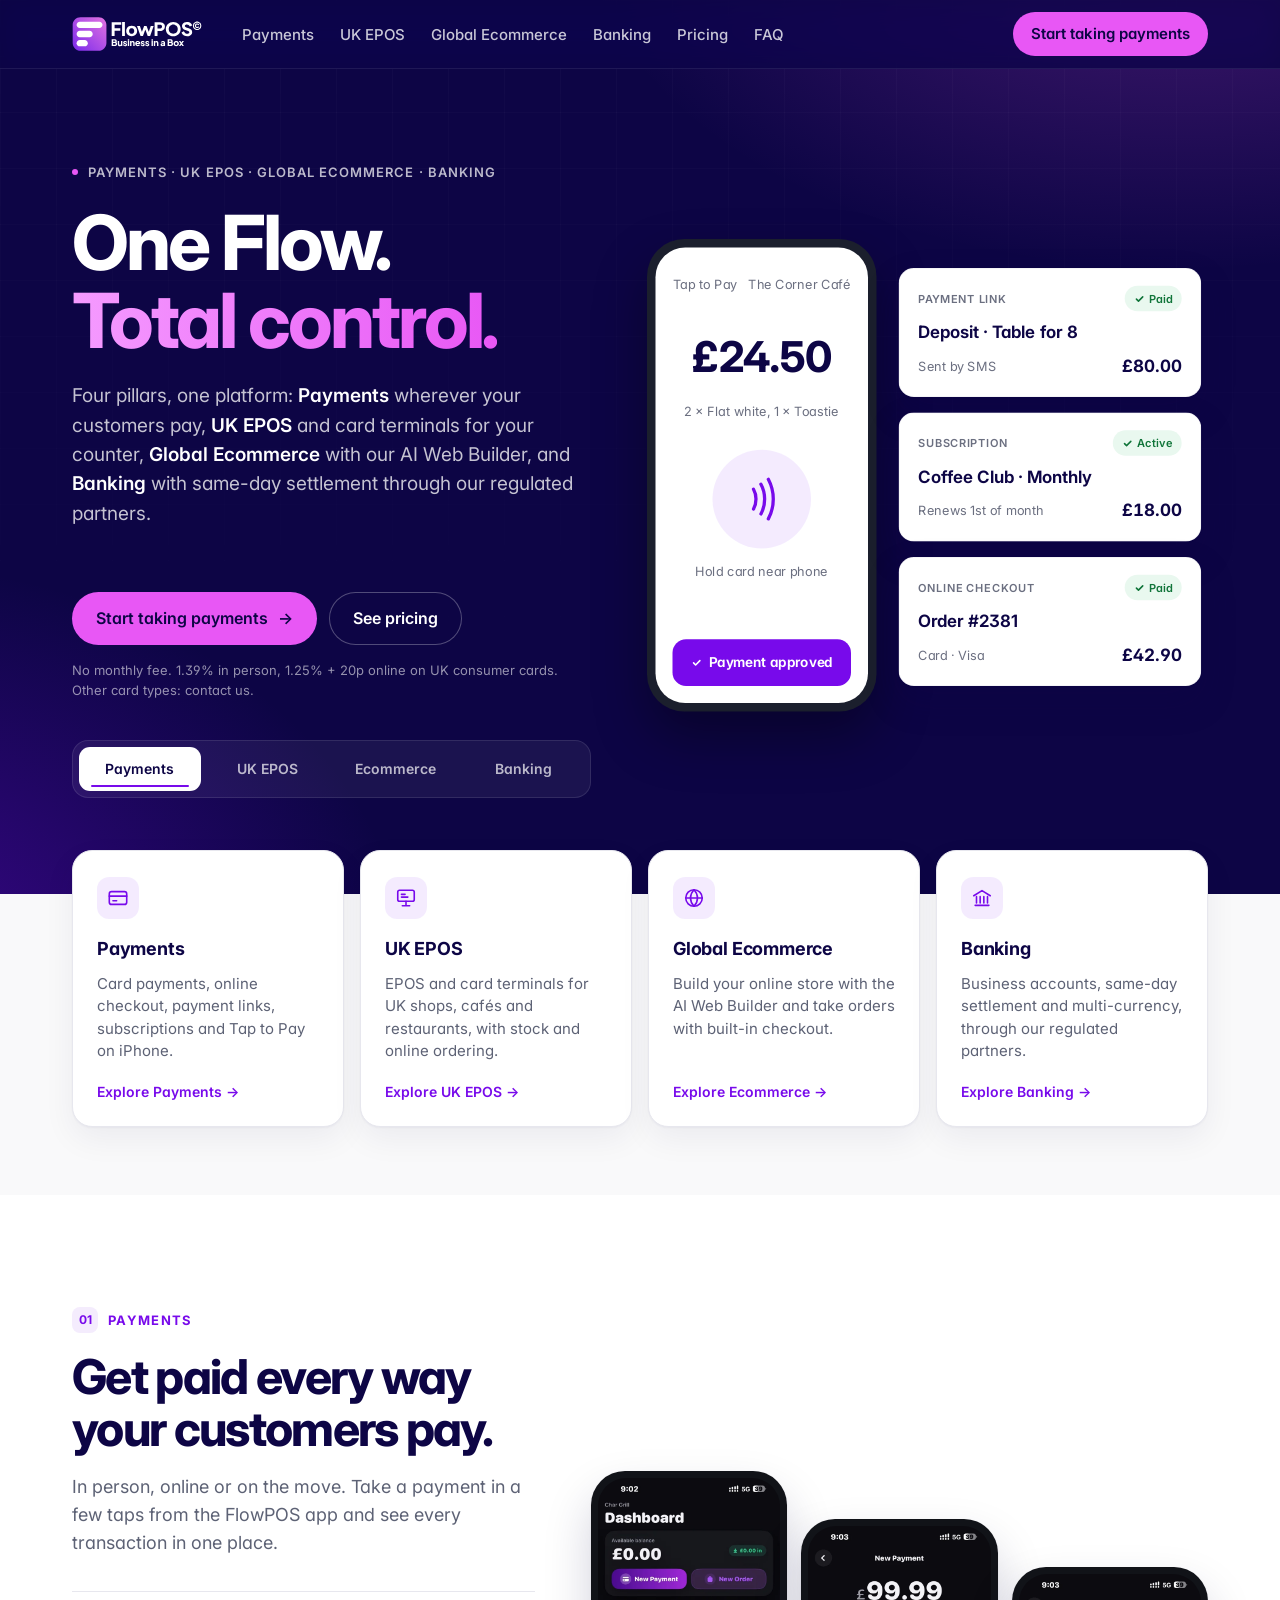
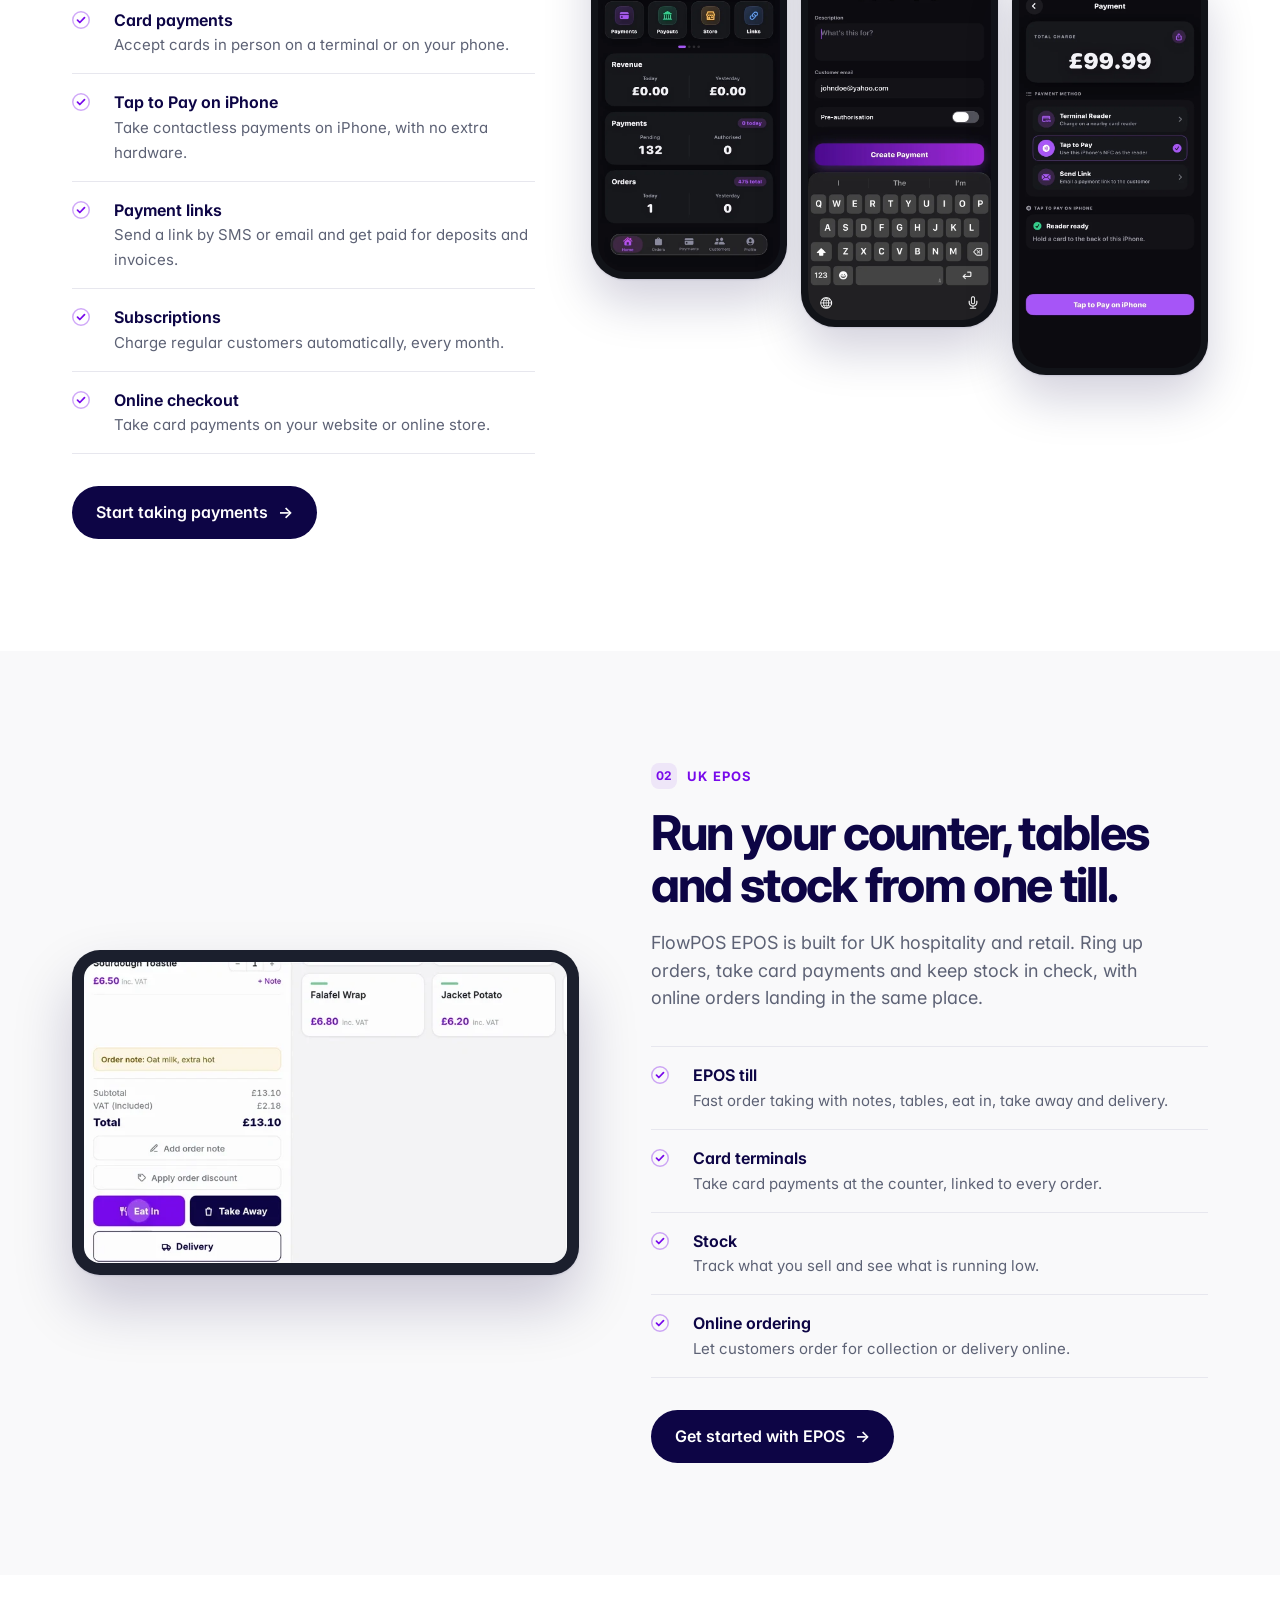
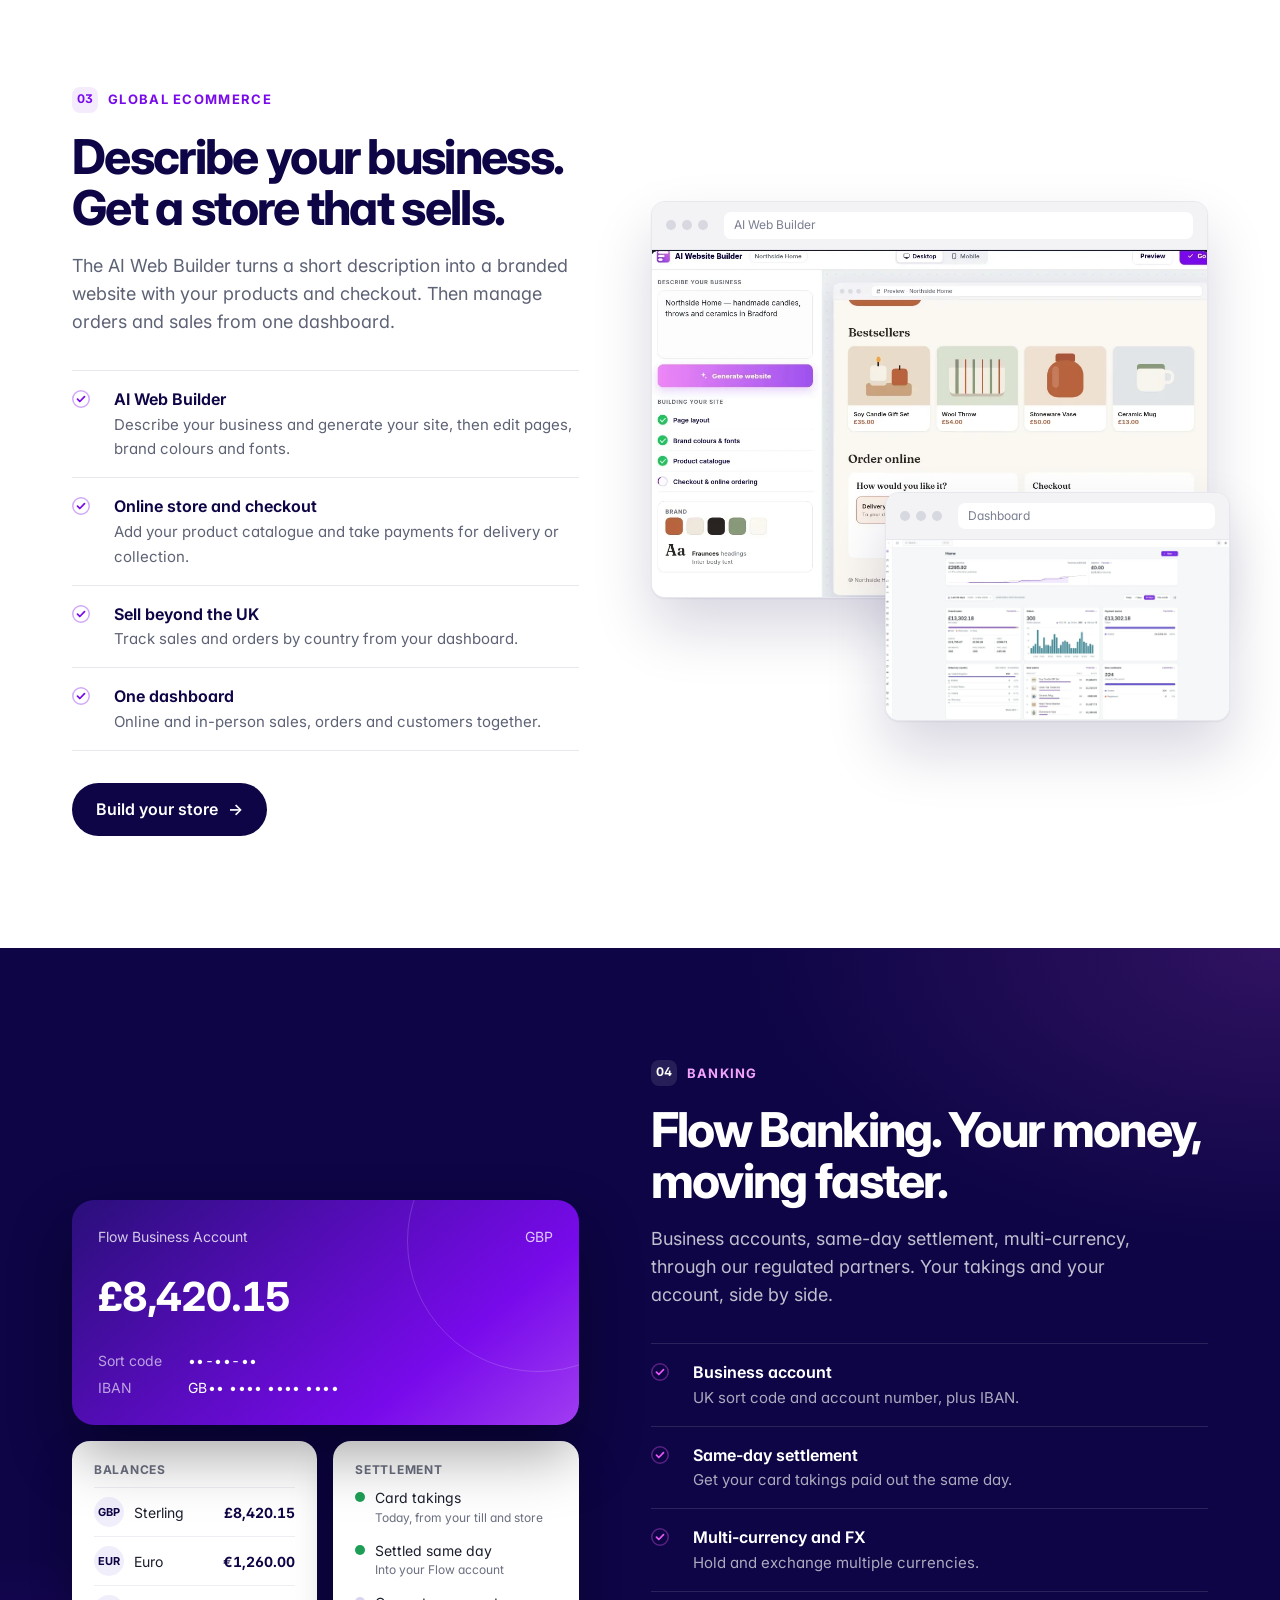
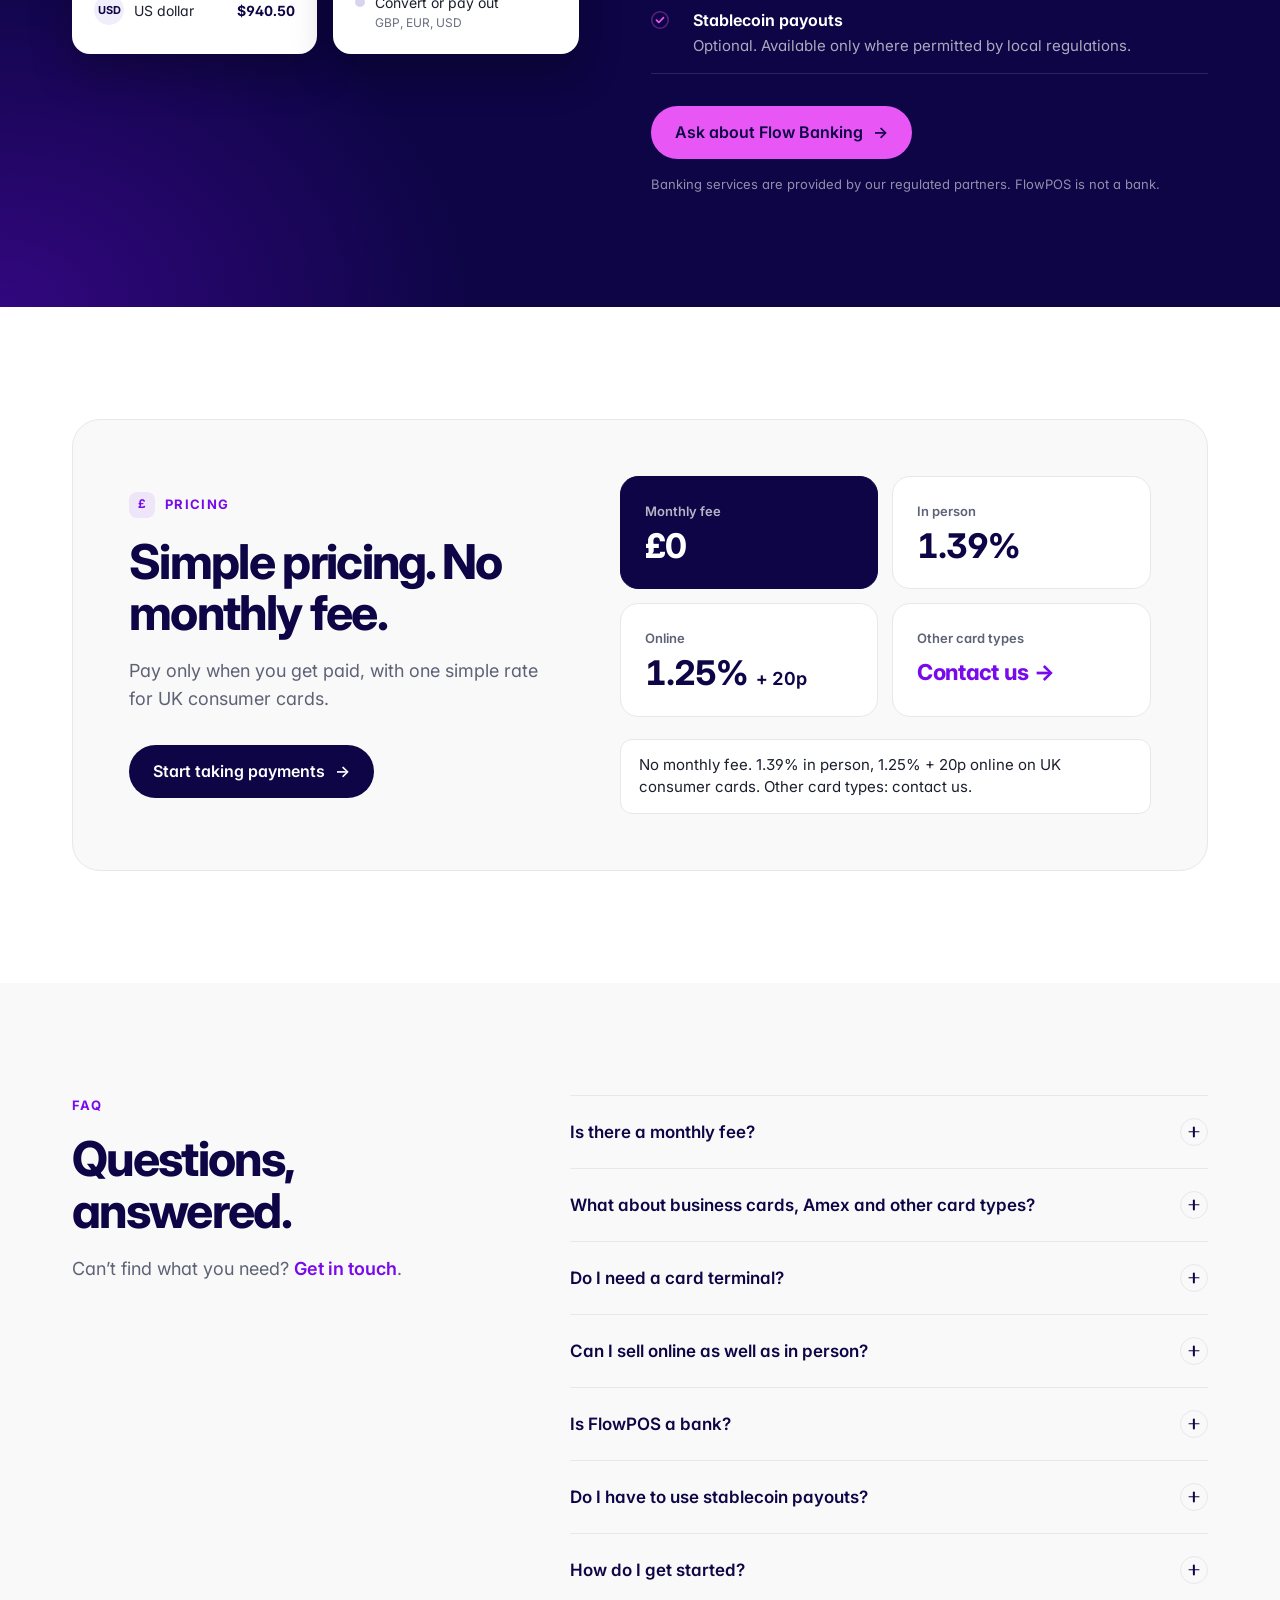
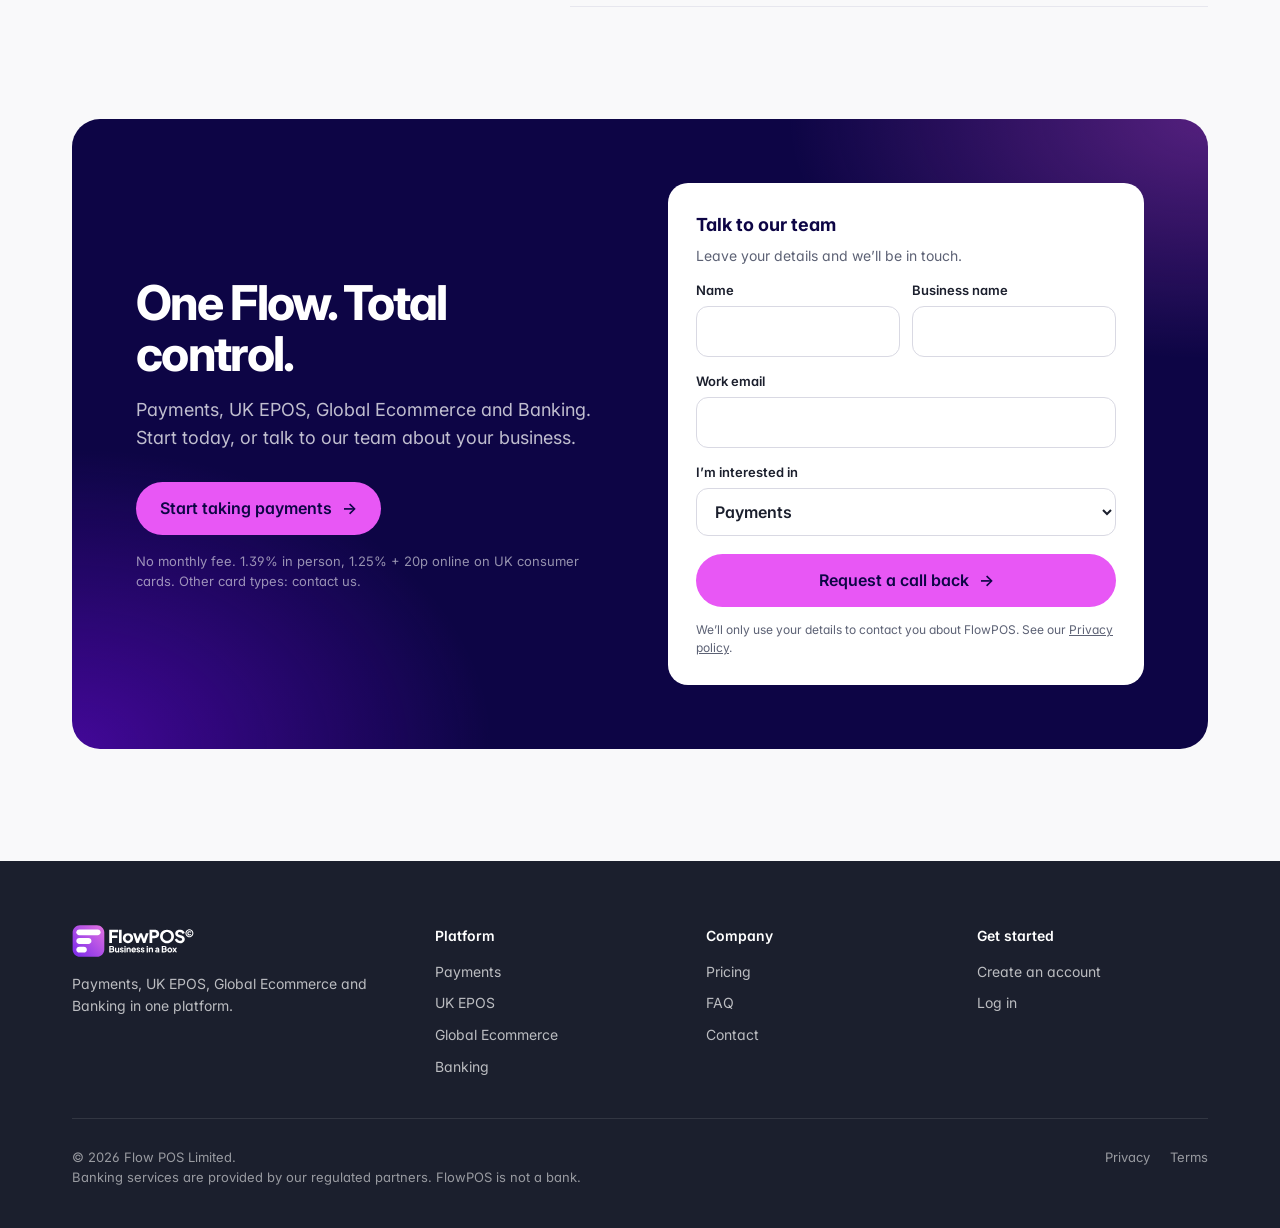
<file: index.html>
<!doctype html>
<html lang="en-GB">
<head>
<meta charset="utf-8">
<meta name="viewport" content="width=device-width,initial-scale=1,viewport-fit=cover">
<title>One Flow. Total control. | FlowPOS</title>
<meta name="description" content="FlowPOS brings payments, UK EPOS, global ecommerce and business banking together in one platform. No monthly fee. 1.39% in person, 1.25% + 20p online on UK consumer cards.">
<meta name="theme-color" content="#0D0545">
<link rel="canonical" href="https://flowpos.co.uk/">
<meta property="og:type" content="website">
<meta property="og:site_name" content="FlowPOS">
<meta property="og:title" content="One Flow. Total control.">
<meta property="og:description" content="Payments, UK EPOS, global ecommerce and banking in one platform. No monthly fee.">
<meta property="og:url" content="https://flowpos.co.uk/">
<!-- TODO: og:image must be an absolute URL once hosted, e.g. https://flowpos.co.uk/assets/img/og-image.png -->
<meta property="og:image" content="assets/img/og-image.png">
<meta property="og:image:width" content="1200"><meta property="og:image:height" content="628">
<meta property="og:image:alt" content="FlowPOS: get paid every way your customers pay">
<meta name="twitter:card" content="summary_large_image">
<meta name="twitter:title" content="One Flow. Total control.">
<meta name="twitter:description" content="Payments, UK EPOS, global ecommerce and banking in one platform. No monthly fee.">
<meta name="twitter:image" content="assets/img/og-image.png">
<link rel="icon" href="assets/img/favicon.svg" type="image/svg+xml">
<link rel="icon" href="assets/img/favicon-32.png" sizes="32x32" type="image/png">
<link rel="apple-touch-icon" href="assets/img/apple-touch-icon.png">
<link rel="stylesheet" href="assets/css/site.css">
<script>document.documentElement.classList.add('js')</script>
</head>
<body>
<a class="sr" href="#main">Skip to content</a>
<header class="nav" id="top"><div class="wrap">
  <a class="logo" href="#top" aria-label="FlowPOS home"><img src="assets/img/flow-logo-white.svg" alt="FlowPOS" width="130" height="34"></a>
  <ul>
    <li><a href="#payments">Payments</a></li><li><a href="#epos">UK EPOS</a></li><li><a href="#ecommerce">Global Ecommerce</a></li><li><a href="#banking">Banking</a></li><li><a href="#pricing">Pricing</a></li><li><a href="#faq">FAQ</a></li>
  </ul>
  <div class="right">
    <a class="btn btn-pink" href="https://app.flowpos.co.uk">Start taking payments</a>
    <button class="menu-btn" aria-label="Open menu" aria-expanded="false" aria-controls="mm"><svg width="22" height="22" viewBox="0 0 24 24" fill="none" stroke="currentColor" stroke-width="1.75" stroke-linecap="round"><path d="M4 7h16M4 12h16M4 17h16"/></svg></button>
  </div>
</div>
<nav class="mobile-menu" id="mm" aria-label="Mobile">
  <a href="#payments">Payments</a><a href="#epos">UK EPOS</a><a href="#ecommerce">Global Ecommerce</a><a href="#banking">Banking</a><a href="#pricing">Pricing</a><a href="#faq">FAQ</a>
  <a class="btn btn-pink" href="https://app.flowpos.co.uk">Start taking payments <span class="arr" aria-hidden="true">&rarr;</span></a>
</nav>
</header>

<main id="main">
<section class="hero">
  <div class="wrap">
    <div class="copy">
      <span class="eyebrow"><i></i>Payments &middot; UK EPOS &middot; Global Ecommerce &middot; Banking</span>
      <h1>One Flow.<br><em>Total control.</em></h1>
      <p class="lead">Four pillars, one platform: <b>Payments</b> wherever your customers pay, <b>UK EPOS</b> and card terminals for your counter, <b>Global Ecommerce</b> with our AI Web Builder, and <b>Banking</b> with same-day settlement through our regulated partners.</p>
      <div class="ctas"><a class="btn btn-pink" href="https://app.flowpos.co.uk">Start taking payments <span class="arr" aria-hidden="true">&rarr;</span></a><a class="btn btn-ghost" href="#pricing">See pricing</a></div>
      <p class="fine">No monthly fee. 1.39% in person, 1.25% + 20p online on UK consumer cards. Other card types: contact us.</p>
      <div class="tabs auto" role="tablist" aria-label="FlowPOS pillars">
        <button class="tab" role="tab" aria-selected="true" aria-controls="p-pay" id="t-pay">Payments<span class="prog"><i></i></span></button>
        <button class="tab" role="tab" aria-selected="false" aria-controls="p-epos" id="t-epos">UK EPOS<span class="prog"><i></i></span></button>
        <button class="tab" role="tab" aria-selected="false" aria-controls="p-web" id="t-web">Ecommerce<span class="prog"><i></i></span></button>
        <button class="tab" role="tab" aria-selected="false" aria-controls="p-bank" id="t-bank">Banking<span class="prog"><i></i></span></button>
      </div>
    </div>
    <div class="stage" aria-live="polite">
      <div class="panel on" role="tabpanel" id="p-pay" aria-labelledby="t-pay"><div class="mock">
  <div class="m-phone" style="position:absolute;left:0;top:0">
    <div class="m-screen">
      <div class="m-row m-sb"><span class="m-muted m-sm">Tap to Pay</span><span class="m-muted m-sm">The Corner Caf&eacute;</span></div>
      <div class="m-amt">&pound;24.50</div>
      <div class="m-muted m-sm" style="text-align:center">2 &times; Flat white, 1 &times; Toastie</div>
      <div class="m-nfc"><svg width="62" height="62" viewBox="0 0 64 64" fill="none" stroke="#780AEB" stroke-width="4" stroke-linecap="round"><path d="M22 20c4 7 4 17 0 24"/><path d="M31 14c6 11 6 25 0 36"/><path d="M40 8c8 15 8 33 0 48"/></svg></div>
      <div class="m-muted m-sm" style="text-align:center">Hold card near phone</div>
      <div class="m-ok"><svg width="13" height="13" viewBox="0 0 14 14" aria-hidden="true"><path d="M3 7.2l2.6 2.6L11 4.4" stroke="currentColor" stroke-width="2" fill="none" stroke-linecap="round" stroke-linejoin="round"/></svg> Payment approved</div>
    </div>
  </div>
  <div class="m-card" style="position:absolute;left:296px;top:34px;width:356px">
    <div class="m-row m-sb"><span class="m-lbl">Payment link</span><span class="m-pill"><svg width="13" height="13" viewBox="0 0 14 14" aria-hidden="true"><path d="M3 7.2l2.6 2.6L11 4.4" stroke="currentColor" stroke-width="2" fill="none" stroke-linecap="round" stroke-linejoin="round"/></svg>Paid</span></div>
    <div class="m-ttl">Deposit &middot; Table for 8</div>
    <div class="m-row m-sb"><span class="m-muted m-sm">Sent by SMS</span><span class="m-val">&pound;80.00</span></div>
  </div>
  <div class="m-card" style="position:absolute;left:296px;top:204px;width:356px">
    <div class="m-row m-sb"><span class="m-lbl">Subscription</span><span class="m-pill"><svg width="13" height="13" viewBox="0 0 14 14" aria-hidden="true"><path d="M3 7.2l2.6 2.6L11 4.4" stroke="currentColor" stroke-width="2" fill="none" stroke-linecap="round" stroke-linejoin="round"/></svg>Active</span></div>
    <div class="m-ttl">Coffee Club &middot; Monthly</div>
    <div class="m-row m-sb"><span class="m-muted m-sm">Renews 1st of month</span><span class="m-val">&pound;18.00</span></div>
  </div>
  <div class="m-card" style="position:absolute;left:296px;top:374px;width:356px">
    <div class="m-row m-sb"><span class="m-lbl">Online checkout</span><span class="m-pill"><svg width="13" height="13" viewBox="0 0 14 14" aria-hidden="true"><path d="M3 7.2l2.6 2.6L11 4.4" stroke="currentColor" stroke-width="2" fill="none" stroke-linecap="round" stroke-linejoin="round"/></svg>Paid</span></div>
    <div class="m-ttl">Order #2381</div>
    <div class="m-row m-sb"><span class="m-muted m-sm">Card &middot; Visa</span><span class="m-val">&pound;42.90</span></div>
  </div>
</div></div>
      <div class="panel" role="tabpanel" id="p-epos" aria-labelledby="t-epos"><div class="mock">
  <div class="m-tablet" style="position:absolute;left:0;top:20px"><div class="m-tscreen">
    <div class="m-grid"><div class="m-cats"><span class="m-cat on">All</span><span class="m-cat">Coffee</span><span class="m-cat">Food</span><span class="m-cat">Bakery</span></div><div class="m-tiles"><div class="m-tile"><b>Flat white</b><span>&pound;3.40</span></div><div class="m-tile"><b>Latte</b><span>&pound;3.60</span></div><div class="m-tile"><b>Cappuccino</b><span>&pound;3.50</span></div><div class="m-tile"><b>Sourdough toastie</b><span>&pound;6.50</span></div><div class="m-tile"><b>Falafel wrap</b><span class="low">Low stock &middot; 4</span></div><div class="m-tile"><b>Jacket potato</b><span>&pound;6.20</span></div><div class="m-tile"><b>Croissant</b><span>&pound;2.80</span></div><div class="m-tile"><b>Brownie</b><span>&pound;3.20</span></div><div class="m-tile"><b>Orange juice</b><span>&pound;2.90</span></div></div></div>
    <div class="m-ticket"><div class="m-row m-sb"><b style="color:#0D0545;font-size:15px">Table 6</b><span class="m-muted" style="font-size:13px">Eat in</span></div>
      <div class="m-li"><span>2 &times; Flat white</span><span>&pound;6.80</span></div>
      <div class="m-li"><span>1 &times; Sourdough toastie</span><span>&pound;6.50</span></div>
      <div class="m-li"><span>1 &times; Brownie</span><span>&pound;3.20</span></div>
      <div class="m-li tot"><span>Total</span><span>&pound;16.50</span></div>
      <div class="m-pays"><span class="on">Card</span><span>Cash</span><span>Split</span></div>
      <div class="m-charge">Charge &pound;16.50</div></div>
  </div></div>
  <div class="m-card" style="position:absolute;left:372px;top:468px;width:280px;padding:16px 18px">
    <div class="m-row m-sb"><span class="m-lbl">Online order</span><span class="m-pill"><svg width="13" height="13" viewBox="0 0 14 14" aria-hidden="true"><path d="M3 7.2l2.6 2.6L11 4.4" stroke="currentColor" stroke-width="2" fill="none" stroke-linecap="round" stroke-linejoin="round"/></svg>Accepted</span></div>
    <div class="m-row m-sb" style="margin-top:8px"><span style="font-weight:650;color:#0D0545">Collection &middot; 12:30</span><span class="m-val" style="font-size:18px">&pound;21.40</span></div>
  </div>
</div></div>
      <div class="panel" role="tabpanel" id="p-web" aria-labelledby="t-web"><div class="mock">
  <div class="m-browser" style="position:absolute;left:0;top:30px;width:640px"><div class="m-bbar"><i></i><i></i><i></i><span class="m-url">AI Web Builder</span></div><img src="assets/img/builder-ui.webp" alt="" width="1070" height="670" style="width:100%"></div>
  <div class="m-card" style="position:absolute;left:380px;top:400px;width:272px;padding:16px 18px">
    <div class="m-row m-sb"><span class="m-lbl">Online checkout</span><span class="m-pill"><svg width="13" height="13" viewBox="0 0 14 14" aria-hidden="true"><path d="M3 7.2l2.6 2.6L11 4.4" stroke="currentColor" stroke-width="2" fill="none" stroke-linecap="round" stroke-linejoin="round"/></svg>Paid</span></div>
    <div class="m-row m-sb" style="margin-top:8px"><span style="font-weight:650;color:#0D0545">Order #1047</span><span class="m-val" style="font-size:18px">&pound;35.00</span></div>
  </div>
</div></div>
      <div class="panel" role="tabpanel" id="p-bank" aria-labelledby="t-bank"><div class="mock">
  <div class="m-acct" style="position:absolute;left:0;top:30px">
    <div class="m-row m-sb" style="font-size:14px;color:rgba(255,255,255,.78)"><span>Flow Business Account</span><span>GBP</span></div>
    <div style="font-size:42px;font-weight:750;letter-spacing:-.03em;margin:16px 0 20px" class="num">&pound;8,420.15</div>
    <div style="display:grid;grid-template-columns:auto 1fr;gap:6px 24px;font-size:14px"><span style="color:rgba(255,255,255,.62)">Sort code</span><span class="num">&bull;&bull;-&bull;&bull;-&bull;&bull;</span><span style="color:rgba(255,255,255,.62)">IBAN</span><span class="num">GB&bull;&bull; &bull;&bull;&bull;&bull; &bull;&bull;&bull;&bull; &bull;&bull;&bull;&bull;</span></div>
  </div>
  <div class="m-card" style="position:absolute;left:300px;top:250px;width:352px">
    <div class="m-lbl" style="margin-bottom:6px">Balances</div>
    <div class="m-fx">
      <div class="r"><span class="m-ccy">GBP</span><span>Pound sterling</span><b class="m-val" style="margin-left:auto;font-size:17px">&pound;8,420.15</b></div>
      <div class="r"><span class="m-ccy">EUR</span><span>Euro</span><b class="m-val" style="margin-left:auto;font-size:17px">&euro;1,260.00</b></div>
      <div class="r"><span class="m-ccy">USD</span><span>US dollar</span><b class="m-val" style="margin-left:auto;font-size:17px">$940.50</b></div>
    </div>
  </div>
  <div class="m-card" style="position:absolute;left:0;top:300px;width:280px;padding:18px 20px">
    <div class="m-row m-sb"><span class="m-lbl">Settlement</span><span class="m-pill"><svg width="13" height="13" viewBox="0 0 14 14" aria-hidden="true"><path d="M3 7.2l2.6 2.6L11 4.4" stroke="currentColor" stroke-width="2" fill="none" stroke-linecap="round" stroke-linejoin="round"/></svg>Same day</span></div>
    <div style="font-weight:650;color:#0D0545;margin-top:10px">Today&rsquo;s card takings</div>
    <div class="m-muted m-sm">Paid into your account</div>
  </div>
</div></div>
    </div>
  </div>
</section>

<section class="pillars" aria-label="The four pillars"><div class="wrap"><div class="grid">
  <a class="pcard rv" href="#payments"><span class="ic"><svg width="22" height="22" viewBox="0 0 24 24" fill="none" stroke="currentColor" stroke-width="1.75" stroke-linecap="round" stroke-linejoin="round" aria-hidden="true"><rect x="2.5" y="5" width="19" height="14" rx="2.5"/><path d="M2.5 10h19M6.5 15h4"/></svg></span><h3>Payments</h3><p>Card payments, online checkout, payment links, subscriptions and Tap to Pay on iPhone.</p><span class="more">Explore Payments <span class="arr" aria-hidden="true">&rarr;</span></span></a>
  <a class="pcard rv d1" href="#epos"><span class="ic"><svg width="22" height="22" viewBox="0 0 24 24" fill="none" stroke="currentColor" stroke-width="1.75" stroke-linecap="round" stroke-linejoin="round" aria-hidden="true"><rect x="3" y="3.5" width="18" height="12" rx="2"/><path d="M8 20.5h8M12 15.5v5"/><path d="M7 8h4M7 11h7"/></svg></span><h3>UK EPOS</h3><p>EPOS and card terminals for UK shops, caf&eacute;s and restaurants, with stock and online ordering.</p><span class="more">Explore UK EPOS <span class="arr" aria-hidden="true">&rarr;</span></span></a>
  <a class="pcard rv d2" href="#ecommerce"><span class="ic"><svg width="22" height="22" viewBox="0 0 24 24" fill="none" stroke="currentColor" stroke-width="1.75" stroke-linecap="round" stroke-linejoin="round" aria-hidden="true"><circle cx="12" cy="12" r="9"/><path d="M3 12h18M12 3c2.5 2.6 3.8 5.6 3.8 9s-1.3 6.4-3.8 9c-2.5-2.6-3.8-5.6-3.8-9S9.5 5.6 12 3z"/></svg></span><h3>Global Ecommerce</h3><p>Build your online store with the AI Web Builder and take orders with built-in checkout.</p><span class="more">Explore Ecommerce <span class="arr" aria-hidden="true">&rarr;</span></span></a>
  <a class="pcard rv d3" href="#banking"><span class="ic"><svg width="22" height="22" viewBox="0 0 24 24" fill="none" stroke="currentColor" stroke-width="1.75" stroke-linecap="round" stroke-linejoin="round" aria-hidden="true"><path d="M3 9.5L12 4l9 5.5M4.5 20h15M6 10.5v7M10 10.5v7M14 10.5v7M18 10.5v7"/></svg></span><h3>Banking</h3><p>Business accounts, same-day settlement and multi-currency, through our regulated partners.</p><span class="more">Explore Banking <span class="arr" aria-hidden="true">&rarr;</span></span></a>
</div></div></section>

<section class="s" id="payments"><div class="wrap split">
  <div class="copy rv">
    <span class="kicker"><span>01</span>Payments</span>
    <h2>Get paid every way your customers pay.</h2>
    <p class="intro">In person, online or on the move. Take a payment in a few taps from the FlowPOS app and see every transaction in one place.</p>
    <ul class="feats"><li><svg width="18" height="18" viewBox="0 0 18 18" fill="none" aria-hidden="true"><circle cx="9" cy="9" r="8.25" stroke="currentColor" stroke-opacity=".35" stroke-width="1.5"/><path d="M5.5 9.2l2.3 2.3 4.7-4.9" stroke="currentColor" stroke-width="1.75" stroke-linecap="round" stroke-linejoin="round"/></svg><div><b>Card payments</b><span>Accept cards in person on a terminal or on your phone.</span></div></li><li><svg width="18" height="18" viewBox="0 0 18 18" fill="none" aria-hidden="true"><circle cx="9" cy="9" r="8.25" stroke="currentColor" stroke-opacity=".35" stroke-width="1.5"/><path d="M5.5 9.2l2.3 2.3 4.7-4.9" stroke="currentColor" stroke-width="1.75" stroke-linecap="round" stroke-linejoin="round"/></svg><div><b>Tap to Pay on iPhone</b><span>Take contactless payments on iPhone, with no extra hardware.</span></div></li><li><svg width="18" height="18" viewBox="0 0 18 18" fill="none" aria-hidden="true"><circle cx="9" cy="9" r="8.25" stroke="currentColor" stroke-opacity=".35" stroke-width="1.5"/><path d="M5.5 9.2l2.3 2.3 4.7-4.9" stroke="currentColor" stroke-width="1.75" stroke-linecap="round" stroke-linejoin="round"/></svg><div><b>Payment links</b><span>Send a link by SMS or email and get paid for deposits and invoices.</span></div></li><li><svg width="18" height="18" viewBox="0 0 18 18" fill="none" aria-hidden="true"><circle cx="9" cy="9" r="8.25" stroke="currentColor" stroke-opacity=".35" stroke-width="1.5"/><path d="M5.5 9.2l2.3 2.3 4.7-4.9" stroke="currentColor" stroke-width="1.75" stroke-linecap="round" stroke-linejoin="round"/></svg><div><b>Subscriptions</b><span>Charge regular customers automatically, every month.</span></div></li><li><svg width="18" height="18" viewBox="0 0 18 18" fill="none" aria-hidden="true"><circle cx="9" cy="9" r="8.25" stroke="currentColor" stroke-opacity=".35" stroke-width="1.5"/><path d="M5.5 9.2l2.3 2.3 4.7-4.9" stroke="currentColor" stroke-width="1.75" stroke-linecap="round" stroke-linejoin="round"/></svg><div><b>Online checkout</b><span>Take card payments on your website or online store.</span></div></li></ul>
    <a class="btn btn-dark" href="https://app.flowpos.co.uk">Start taking payments <span class="arr" aria-hidden="true">&rarr;</span></a>
  </div>
  <div class="vis rv d1"><div class="phones">
    <div class="dev-phone"><img src="assets/img/app-dashboard.webp" alt="FlowPOS app dashboard showing balance, revenue, payments and orders" width="600" height="1298" loading="lazy"></div>
    <div class="dev-phone"><img src="assets/img/app-new-payment.webp" alt="Creating a new payment in the FlowPOS app" width="600" height="1298" loading="lazy"></div>
    <div class="dev-phone"><img src="assets/img/app-tap-to-pay.webp" alt="Choosing Tap to Pay on iPhone as the payment method" width="600" height="1298" loading="lazy"></div>
  </div></div>
</div></section>

<section class="s off" id="epos"><div class="wrap split rev">
  <div class="copy rv">
    <span class="kicker"><span>02</span>UK EPOS</span>
    <h2>Run your counter, tables and stock from one till.</h2>
    <p class="intro">FlowPOS EPOS is built for UK hospitality and retail. Ring up orders, take card payments and keep stock in check, with online orders landing in the same place.</p>
    <ul class="feats"><li><svg width="18" height="18" viewBox="0 0 18 18" fill="none" aria-hidden="true"><circle cx="9" cy="9" r="8.25" stroke="currentColor" stroke-opacity=".35" stroke-width="1.5"/><path d="M5.5 9.2l2.3 2.3 4.7-4.9" stroke="currentColor" stroke-width="1.75" stroke-linecap="round" stroke-linejoin="round"/></svg><div><b>EPOS till</b><span>Fast order taking with notes, tables, eat in, take away and delivery.</span></div></li><li><svg width="18" height="18" viewBox="0 0 18 18" fill="none" aria-hidden="true"><circle cx="9" cy="9" r="8.25" stroke="currentColor" stroke-opacity=".35" stroke-width="1.5"/><path d="M5.5 9.2l2.3 2.3 4.7-4.9" stroke="currentColor" stroke-width="1.75" stroke-linecap="round" stroke-linejoin="round"/></svg><div><b>Card terminals</b><span>Take card payments at the counter, linked to every order.</span></div></li><li><svg width="18" height="18" viewBox="0 0 18 18" fill="none" aria-hidden="true"><circle cx="9" cy="9" r="8.25" stroke="currentColor" stroke-opacity=".35" stroke-width="1.5"/><path d="M5.5 9.2l2.3 2.3 4.7-4.9" stroke="currentColor" stroke-width="1.75" stroke-linecap="round" stroke-linejoin="round"/></svg><div><b>Stock</b><span>Track what you sell and see what is running low.</span></div></li><li><svg width="18" height="18" viewBox="0 0 18 18" fill="none" aria-hidden="true"><circle cx="9" cy="9" r="8.25" stroke="currentColor" stroke-opacity=".35" stroke-width="1.5"/><path d="M5.5 9.2l2.3 2.3 4.7-4.9" stroke="currentColor" stroke-width="1.75" stroke-linecap="round" stroke-linejoin="round"/></svg><div><b>Online ordering</b><span>Let customers order for collection or delivery online.</span></div></li></ul>
    <a class="btn btn-dark" href="https://app.flowpos.co.uk">Get started with EPOS <span class="arr" aria-hidden="true">&rarr;</span></a>
  </div>
  <div class="vis rv d1" style="position:relative">
    <div class="dev-tablet"><img src="assets/img/epos-till.webp" alt="FlowPOS EPOS till with an order, order note and eat in, take away and delivery options" width="756" height="472" loading="lazy"></div>
  </div>
</div></section>

<section class="s" id="ecommerce"><div class="wrap split">
  <div class="copy rv">
    <span class="kicker"><span>03</span>Global Ecommerce</span>
    <h2>Describe your business. Get a store that sells.</h2>
    <p class="intro">The AI Web Builder turns a short description into a branded website with your products and checkout. Then manage orders and sales from one dashboard.</p>
    <ul class="feats"><li><svg width="18" height="18" viewBox="0 0 18 18" fill="none" aria-hidden="true"><circle cx="9" cy="9" r="8.25" stroke="currentColor" stroke-opacity=".35" stroke-width="1.5"/><path d="M5.5 9.2l2.3 2.3 4.7-4.9" stroke="currentColor" stroke-width="1.75" stroke-linecap="round" stroke-linejoin="round"/></svg><div><b>AI Web Builder</b><span>Describe your business and generate your site, then edit pages, brand colours and fonts.</span></div></li><li><svg width="18" height="18" viewBox="0 0 18 18" fill="none" aria-hidden="true"><circle cx="9" cy="9" r="8.25" stroke="currentColor" stroke-opacity=".35" stroke-width="1.5"/><path d="M5.5 9.2l2.3 2.3 4.7-4.9" stroke="currentColor" stroke-width="1.75" stroke-linecap="round" stroke-linejoin="round"/></svg><div><b>Online store and checkout</b><span>Add your product catalogue and take payments for delivery or collection.</span></div></li><li><svg width="18" height="18" viewBox="0 0 18 18" fill="none" aria-hidden="true"><circle cx="9" cy="9" r="8.25" stroke="currentColor" stroke-opacity=".35" stroke-width="1.5"/><path d="M5.5 9.2l2.3 2.3 4.7-4.9" stroke="currentColor" stroke-width="1.75" stroke-linecap="round" stroke-linejoin="round"/></svg><div><b>Sell beyond the UK</b><span>Track sales and orders by country from your dashboard.</span></div></li><li><svg width="18" height="18" viewBox="0 0 18 18" fill="none" aria-hidden="true"><circle cx="9" cy="9" r="8.25" stroke="currentColor" stroke-opacity=".35" stroke-width="1.5"/><path d="M5.5 9.2l2.3 2.3 4.7-4.9" stroke="currentColor" stroke-width="1.75" stroke-linecap="round" stroke-linejoin="round"/></svg><div><b>One dashboard</b><span>Online and in-person sales, orders and customers together.</span></div></li></ul>
    <a class="btn btn-dark" href="https://app.flowpos.co.uk">Build your store <span class="arr" aria-hidden="true">&rarr;</span></a>
  </div>
  <div class="vis rv d1"><div class="stack">
    <div class="browser back"><div class="bar"><i></i><i></i><i></i><span>AI Web Builder</span></div><img src="assets/img/builder-ui.webp" alt="FlowPOS AI Web Builder generating a website for a homeware shop" width="1070" height="670" loading="lazy"></div>
    <div class="browser front"><div class="bar"><i></i><i></i><i></i><span>Dashboard</span></div><img src="assets/img/dashboard-light.webp" alt="FlowPOS dashboard with sales, orders and orders by country" width="1600" height="837" loading="lazy"></div>
  </div></div>
</div></section>

<section class="s navy" id="banking"><div class="wrap split rev">
  <div class="copy rv">
    <span class="kicker"><span>04</span>Banking</span>
    <h2>Flow Banking. Your money, moving faster.</h2>
    <p class="intro">Business accounts, same-day settlement, multi-currency, through our regulated partners. Your takings and your account, side by side.</p>
    <ul class="feats"><li><svg width="18" height="18" viewBox="0 0 18 18" fill="none" aria-hidden="true"><circle cx="9" cy="9" r="8.25" stroke="currentColor" stroke-opacity=".35" stroke-width="1.5"/><path d="M5.5 9.2l2.3 2.3 4.7-4.9" stroke="currentColor" stroke-width="1.75" stroke-linecap="round" stroke-linejoin="round"/></svg><div><b>Business account</b><span>UK sort code and account number, plus IBAN.</span></div></li><li><svg width="18" height="18" viewBox="0 0 18 18" fill="none" aria-hidden="true"><circle cx="9" cy="9" r="8.25" stroke="currentColor" stroke-opacity=".35" stroke-width="1.5"/><path d="M5.5 9.2l2.3 2.3 4.7-4.9" stroke="currentColor" stroke-width="1.75" stroke-linecap="round" stroke-linejoin="round"/></svg><div><b>Same-day settlement</b><span>Get your card takings paid out the same day.</span></div></li><li><svg width="18" height="18" viewBox="0 0 18 18" fill="none" aria-hidden="true"><circle cx="9" cy="9" r="8.25" stroke="currentColor" stroke-opacity=".35" stroke-width="1.5"/><path d="M5.5 9.2l2.3 2.3 4.7-4.9" stroke="currentColor" stroke-width="1.75" stroke-linecap="round" stroke-linejoin="round"/></svg><div><b>Multi-currency and FX</b><span>Hold and exchange multiple currencies.</span></div></li><li><svg width="18" height="18" viewBox="0 0 18 18" fill="none" aria-hidden="true"><circle cx="9" cy="9" r="8.25" stroke="currentColor" stroke-opacity=".35" stroke-width="1.5"/><path d="M5.5 9.2l2.3 2.3 4.7-4.9" stroke="currentColor" stroke-width="1.75" stroke-linecap="round" stroke-linejoin="round"/></svg><div><b>Stablecoin payouts</b><span>Optional. Available only where permitted by local regulations.</span></div></li></ul>
    <a class="btn btn-pink" href="#contact">Ask about Flow Banking <span class="arr" aria-hidden="true">&rarr;</span></a>
    <p class="note">Banking services are provided by our regulated partners. FlowPOS is not a bank.</p>
  </div>
  <div class="vis rv d1"><div class="bank-vis">
    <div class="bank-card"><div class="t"><span>Flow Business Account</span><span>GBP</span></div><div class="bal">&pound;8,420.15</div>
      <dl class="ids"><dt>Sort code</dt><dd>&bull;&bull;-&bull;&bull;-&bull;&bull;</dd><dt>IBAN</dt><dd>GB&bull;&bull; &bull;&bull;&bull;&bull; &bull;&bull;&bull;&bull; &bull;&bull;&bull;&bull;</dd></dl></div>
    <div class="bank-row">
      <div class="panel-w"><div class="h">Balances</div>
        <div class="ccy"><i>GBP</i>Sterling<b>&pound;8,420.15</b></div>
        <div class="ccy"><i>EUR</i>Euro<b>&euro;1,260.00</b></div>
        <div class="ccy"><i>USD</i>US dollar<b>$940.50</b></div></div>
      <div class="panel-w"><div class="h">Settlement</div><div class="tl">
        <div class="st"><span class="d ok"></span><div>Card takings<small>Today, from your till and store</small></div></div>
        <div class="st"><span class="d ok"></span><div>Settled same day<small>Into your Flow account</small></div></div>
        <div class="st"><span class="d"></span><div>Convert or pay out<small>GBP, EUR, USD</small></div></div>
      </div></div>
    </div>
  </div></div>
</div></section>

<section class="pricing" id="pricing"><div class="wrap"><div class="price-band rv">
  <div class="copy">
    <span class="kicker"><span>&pound;</span>Pricing</span>
    <h2>Simple pricing. No monthly fee.</h2>
    <p class="intro">Pay only when you get paid, with one simple rate for UK consumer cards.</p>
    <a class="btn btn-dark" href="https://app.flowpos.co.uk">Start taking payments <span class="arr" aria-hidden="true">&rarr;</span></a>
  </div>
  <div>
    <div class="price-grid">
      <div class="pc hl"><div class="k">Monthly fee</div><div class="v">&pound;0</div></div>
      <div class="pc"><div class="k">In person</div><div class="v">1.39%</div></div>
      <div class="pc"><div class="k">Online</div><div class="v">1.25% <small>+ 20p</small></div></div>
      <div class="pc"><div class="k">Other card types</div><div class="v" style="font-size:22px;line-height:1.3;margin-top:10px"><a href="#contact" style="color:#780AEB">Contact us <span class="arr" aria-hidden="true">&rarr;</span></a></div></div>
    </div>
    <p class="price-line">No monthly fee. 1.39% in person, 1.25% + 20p online on UK consumer cards. Other card types: contact us.</p>
  </div>
</div></div></section>

<section class="s off faq" id="faq"><div class="wrap">
  <div class="rv"><span class="kicker">FAQ</span><h2>Questions, answered.</h2><p class="intro" style="color:var(--muted);margin-top:18px;font-size:18px">Can&rsquo;t find what you need? <a href="#contact" style="color:var(--purple);font-weight:600">Get in touch</a>.</p></div>
  <div class="rv d1">
    <details><summary>Is there a monthly fee?<span class="pm"></span></summary><p>No. FlowPOS has no monthly fee. You pay per transaction: 1.39% in person and 1.25% + 20p online on UK consumer cards.</p></details>
    <details><summary>What about business cards, Amex and other card types?<span class="pm"></span></summary><p>Other card types: contact us and we will talk you through the rates for your business.</p></details>
    <details><summary>Do I need a card terminal?<span class="pm"></span></summary><p>Not to get started. You can take contactless payments with Tap to Pay on iPhone in the FlowPOS app, send payment links, or use a card terminal with FlowPOS EPOS at your counter.</p></details>
    <details><summary>Can I sell online as well as in person?<span class="pm"></span></summary><p>Yes. Build your store with the AI Web Builder, take payments with online checkout, and see online and in-person sales in one dashboard.</p></details>
    <details><summary>Is FlowPOS a bank?<span class="pm"></span></summary><p>No. Flow Banking, including business accounts, same-day settlement and multi-currency, is provided through our regulated partners. FlowPOS is not a bank.</p></details>
    <details><summary>Do I have to use stablecoin payouts?<span class="pm"></span></summary><p>No. Stablecoin payouts are optional and available only where permitted by local regulations.</p></details>
    <details><summary>How do I get started?<span class="pm"></span></summary><p>Create your account at <a href="https://app.flowpos.co.uk" style="color:var(--purple);font-weight:600">app.flowpos.co.uk</a>, or leave your details below and our team will contact you.</p></details>
  </div>
</div></section>

<section class="final" id="contact"><div class="wrap"><div class="box rv">
  <div>
    <h2>One Flow. Total control.</h2>
    <p class="lead">Payments, UK EPOS, Global Ecommerce and Banking. Start today, or talk to our team about your business.</p>
    <div class="ctas"><a class="btn btn-pink" href="https://app.flowpos.co.uk">Start taking payments <span class="arr" aria-hidden="true">&rarr;</span></a></div>
    <p class="fine" style="font-size:13px;color:rgba(255,255,255,.56);margin-top:16px">No monthly fee. 1.39% in person, 1.25% + 20p online on UK consumer cards. Other card types: contact us.</p>
  </div>
  <!-- TODO: set the form action to the CRM / form endpoint before going live (e.g. HubSpot, Formspree or your own API). -->
  <form class="form" action="#TODO-form-endpoint" method="post" novalidate>
    <h3>Talk to our team</h3>
    <p class="sub">Leave your details and we&rsquo;ll be in touch.</p>
    <div class="two">
      <label>Name<input name="name" autocomplete="name" required></label>
      <label>Business name<input name="business" autocomplete="organization"></label>
    </div>
    <label>Work email<input type="email" name="email" autocomplete="email" required></label>
    <label>I&rsquo;m interested in<select name="interest"><option>Payments</option><option>UK EPOS</option><option>Global Ecommerce</option><option>Banking</option><option>Everything</option></select></label>
    <button class="btn btn-pink" type="submit">Request a call back <span class="arr" aria-hidden="true">&rarr;</span></button>
    <p class="ok" role="status">Thanks. We&rsquo;ve got your details and will be in touch.</p>
    <p class="legal">We&rsquo;ll only use your details to contact you about FlowPOS. See our <a href="/privacy-policy" style="text-decoration:underline">Privacy policy</a>.</p>
  </form>
</div></div></section>
</main>

<footer><div class="wrap">
  <div class="top">
    <div><img src="assets/img/flow-logo-white.svg" alt="FlowPOS" width="122" height="32"><p>Payments, UK EPOS, Global Ecommerce and Banking in one platform.</p></div>
    <div><h4>Platform</h4><ul><li><a href="#payments">Payments</a></li><li><a href="#epos">UK EPOS</a></li><li><a href="#ecommerce">Global Ecommerce</a></li><li><a href="#banking">Banking</a></li></ul></div>
    <div><h4>Company</h4><ul><li><a href="#pricing">Pricing</a></li><li><a href="#faq">FAQ</a></li><li><a href="#contact">Contact</a></li></ul></div>
    <div><h4>Get started</h4><ul><li><a href="https://app.flowpos.co.uk">Create an account</a></li><li><a href="https://app.flowpos.co.uk">Log in</a></li></ul></div>
  </div>
  <div class="bot">
    <div>&copy; <span id="yr">2026</span> Flow POS Limited.<br>Banking services are provided by our regulated partners. FlowPOS is not a bank.</div>
    <!-- TODO: point Terms at the real terms page -->
    <div class="links"><a href="/privacy-policy">Privacy</a><a href="#terms" id="terms">Terms</a></div>
  </div>
</div></footer>
<script src="assets/js/site.js"></script>
</body>
</html>
</file>
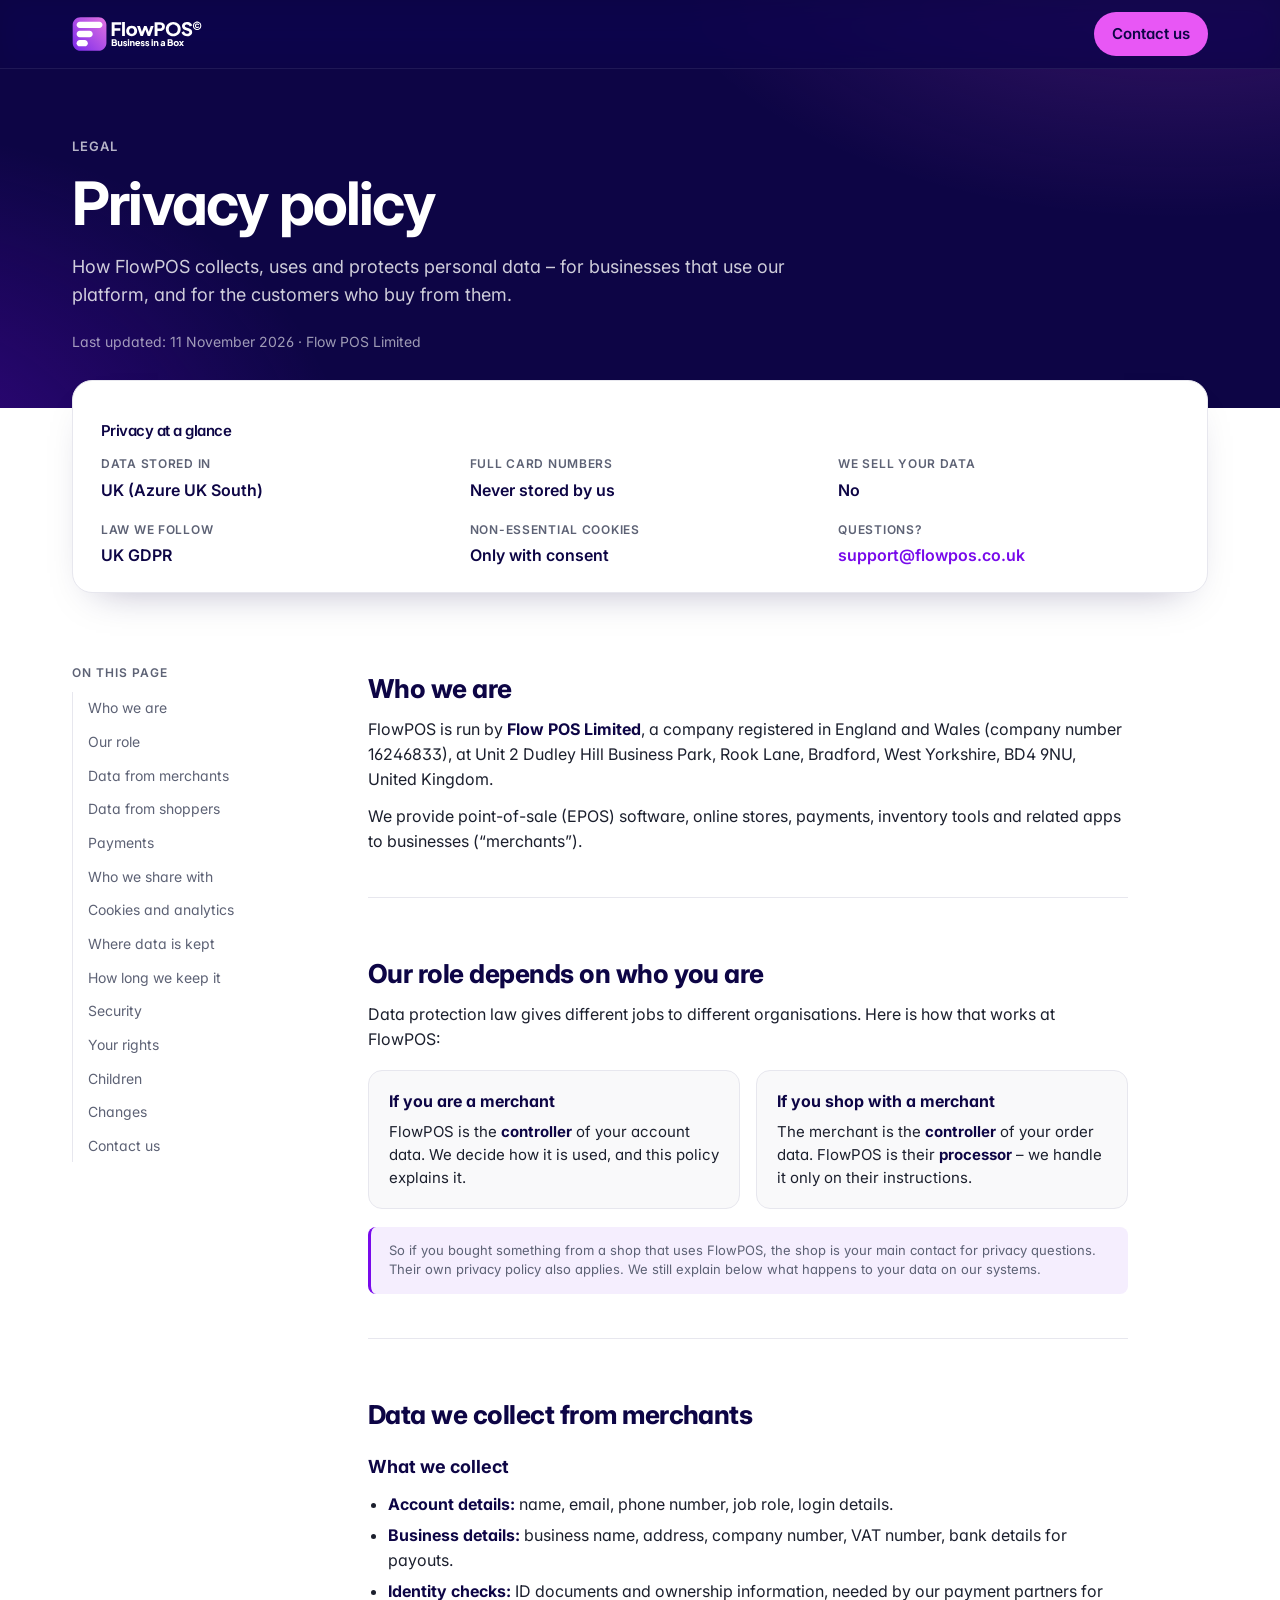
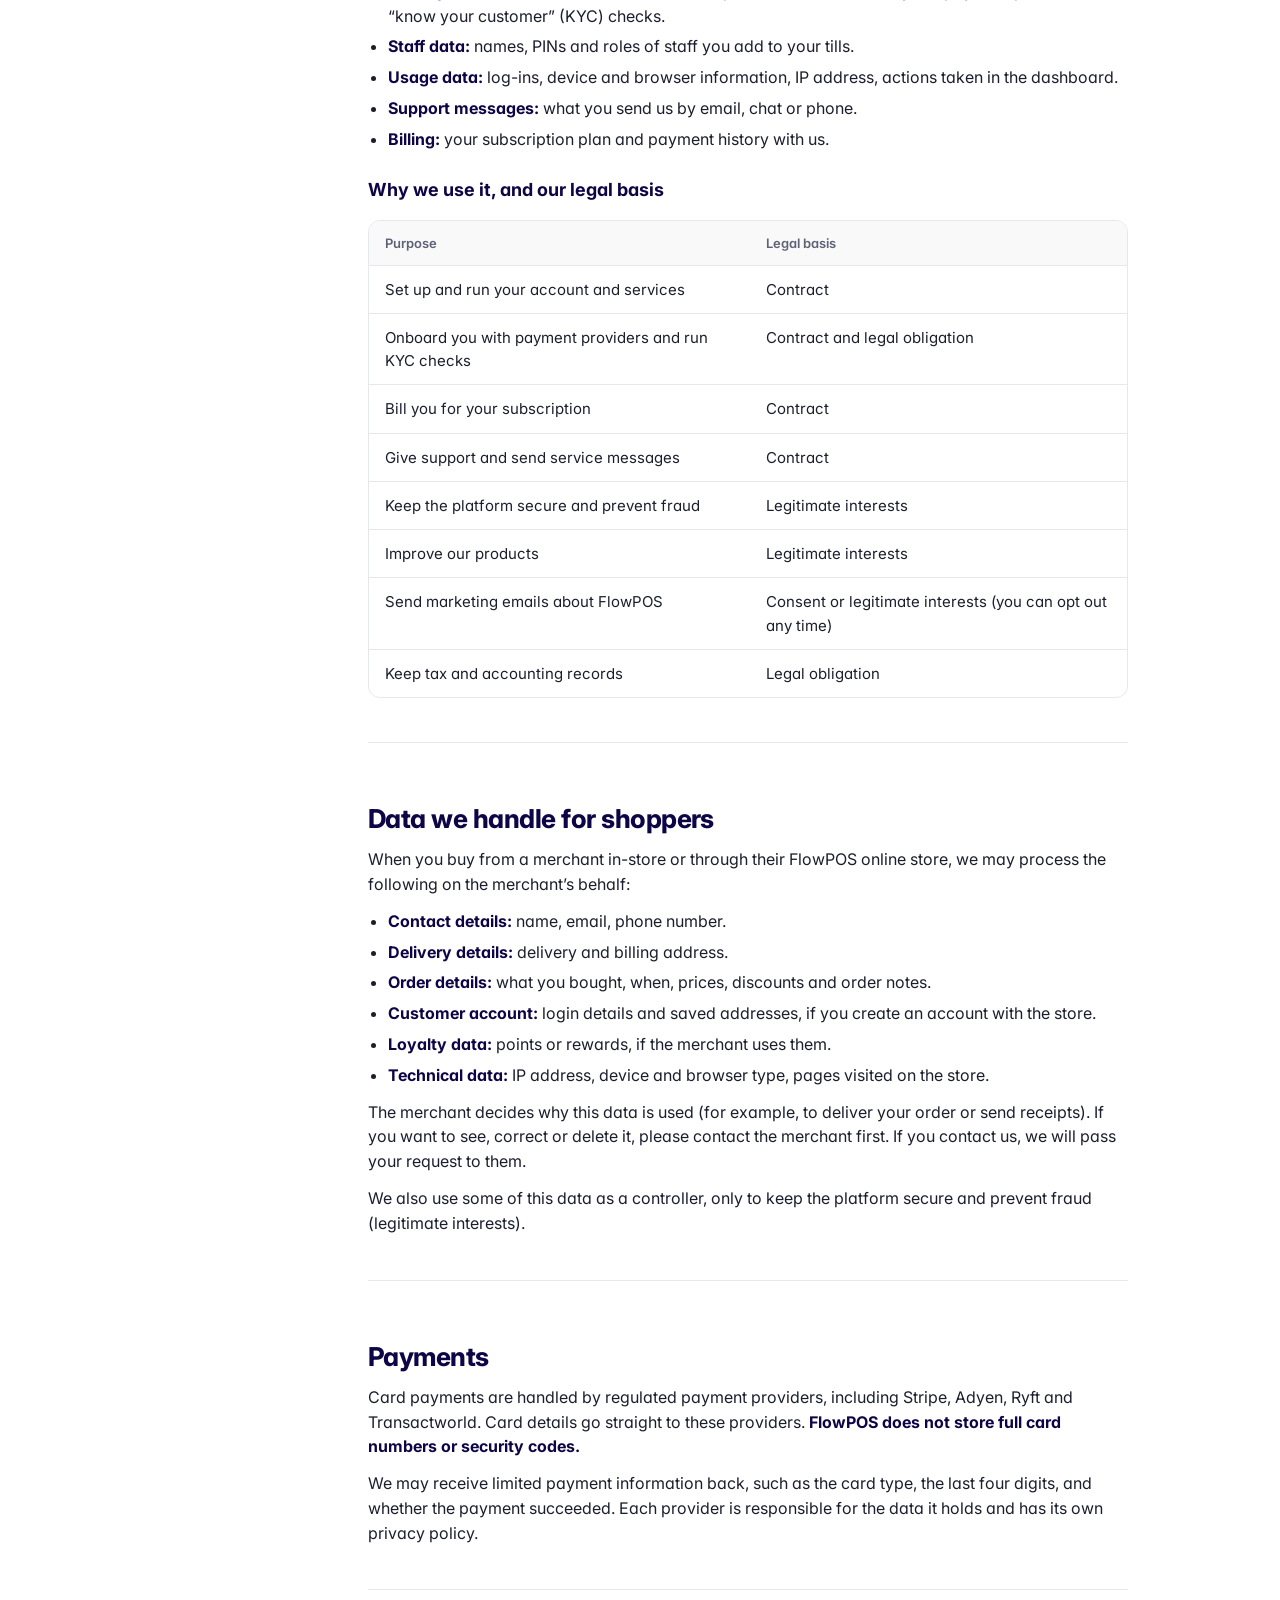
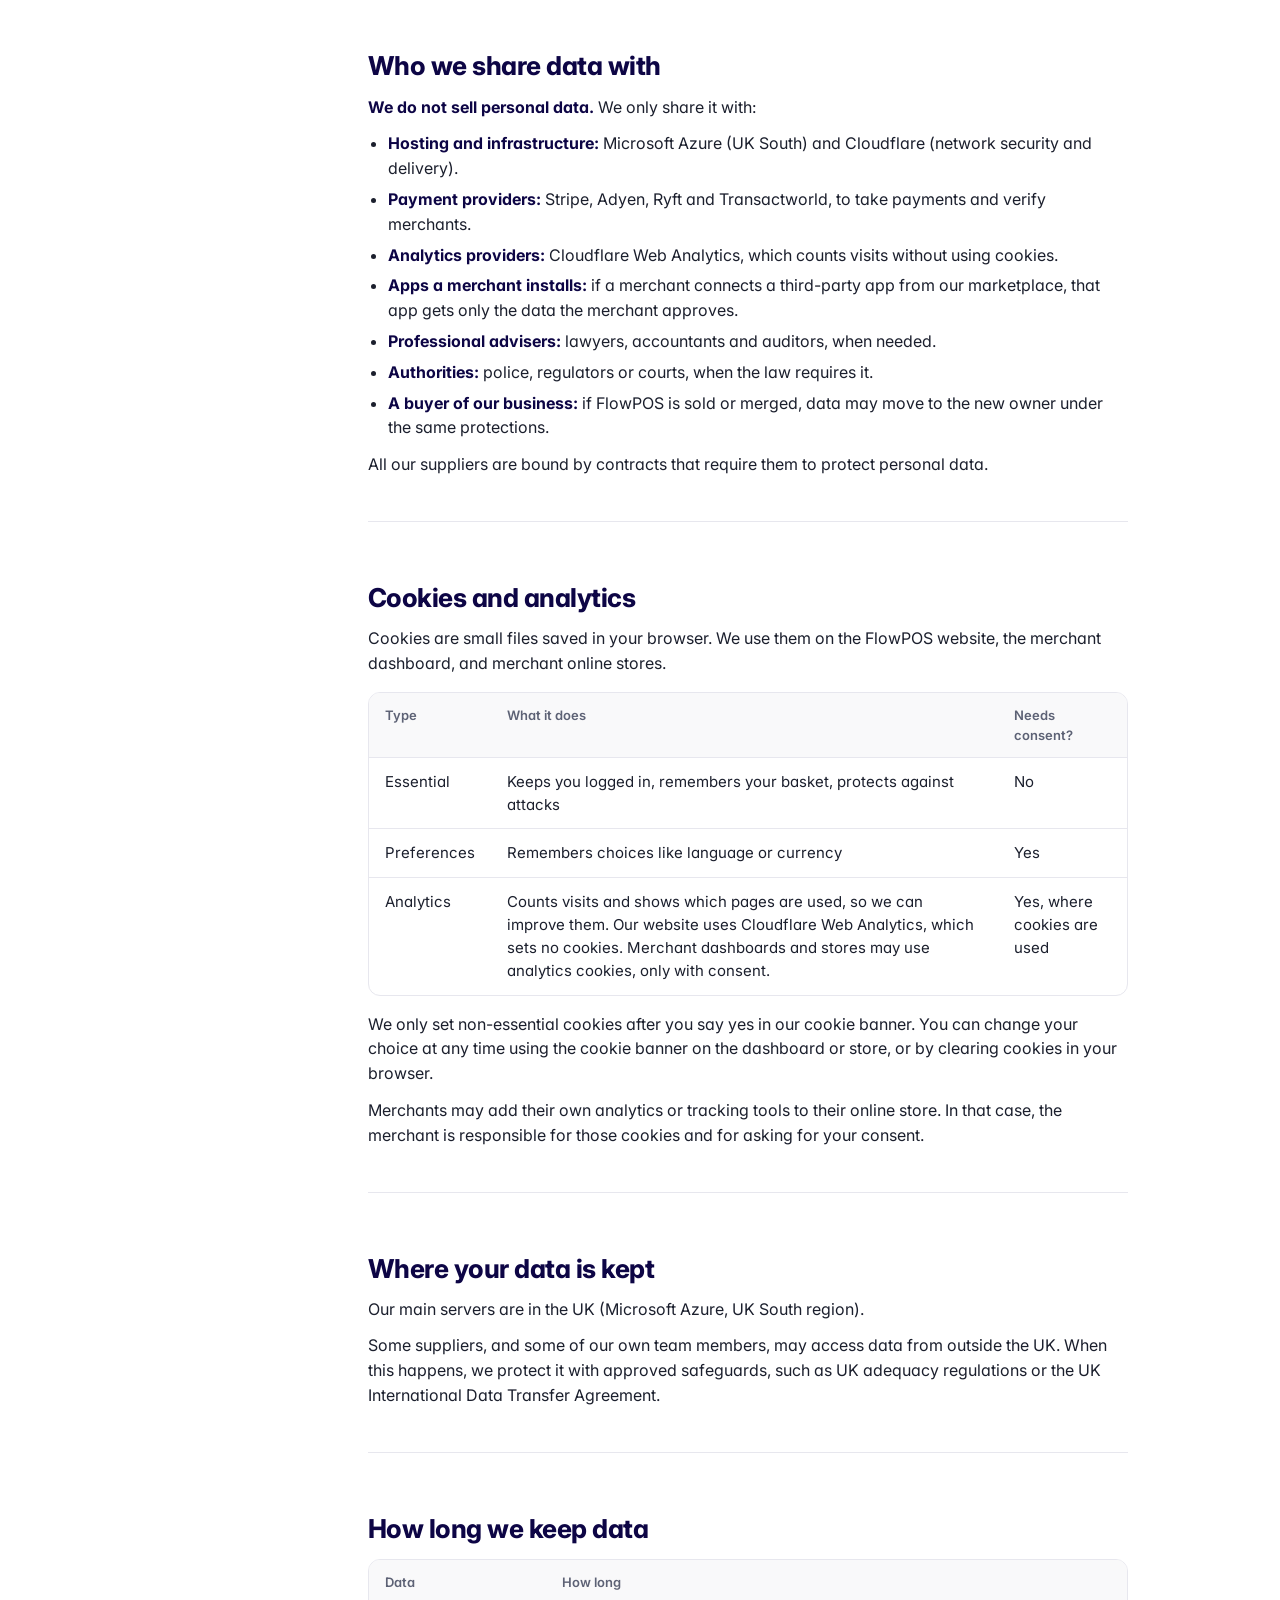
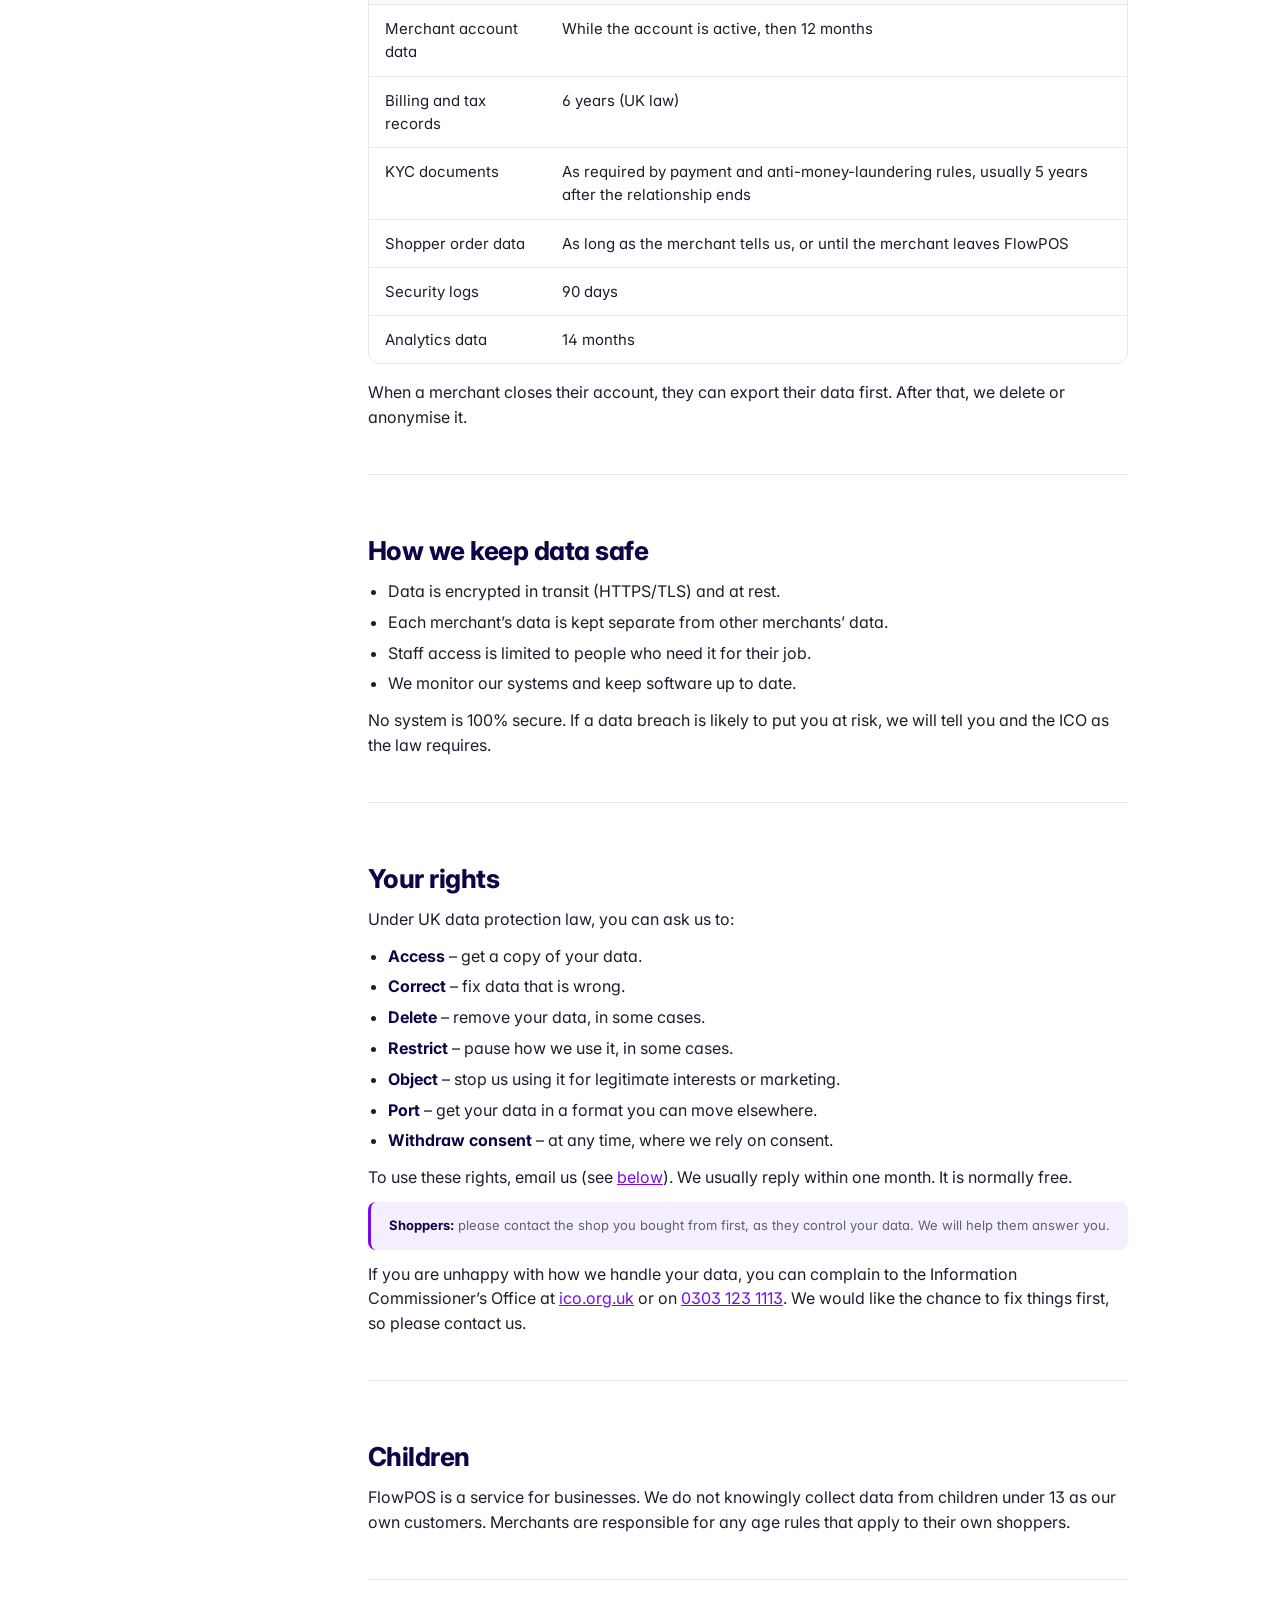
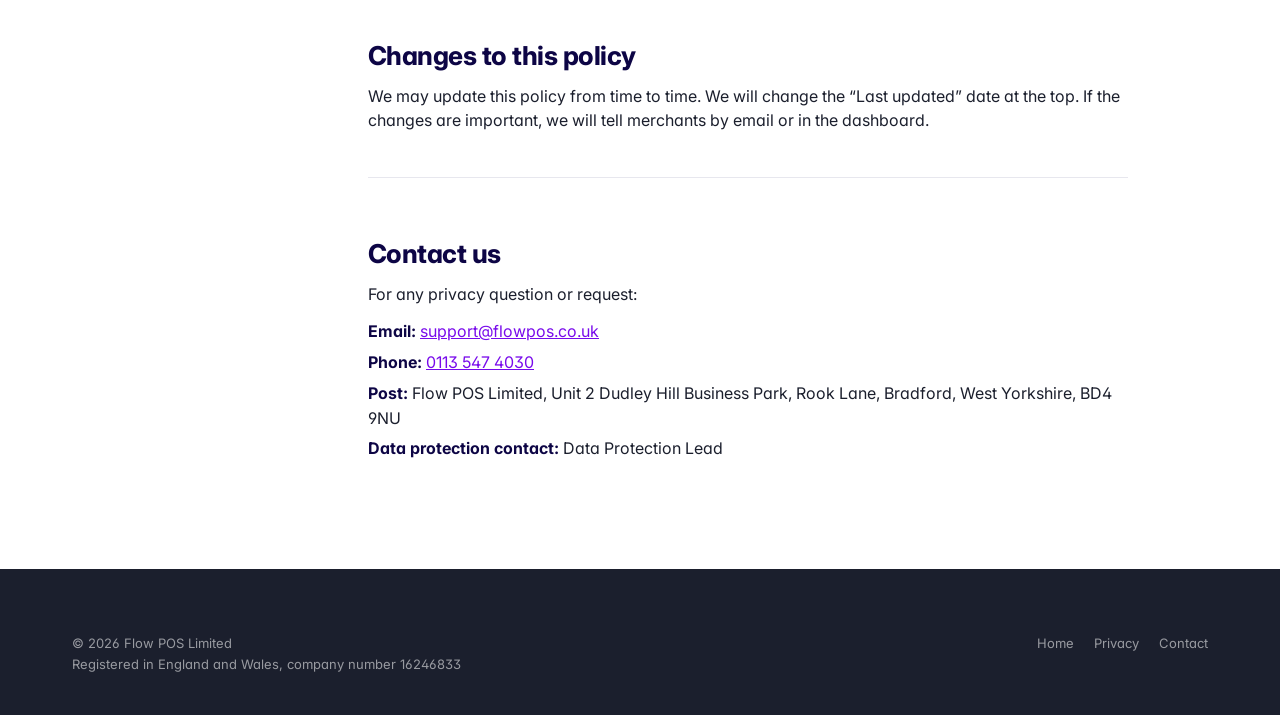
<file: privacy-policy.html>
<!doctype html>
<html lang="en-GB">
<head>
<meta charset="utf-8">
<meta name="viewport" content="width=device-width,initial-scale=1,viewport-fit=cover">
<title>Privacy policy | FlowPOS</title>
<meta name="description" content="How FlowPOS collects, uses and protects personal data, for businesses that use our platform and for the customers who buy from them.">
<meta name="theme-color" content="#0D0545">
<link rel="canonical" href="https://flowpos.co.uk/privacy-policy">
<link rel="icon" href="/assets/img/favicon.svg" type="image/svg+xml">
<link rel="icon" href="/assets/img/favicon-32.png" sizes="32x32" type="image/png">
<link rel="apple-touch-icon" href="/assets/img/apple-touch-icon.png">
<link rel="stylesheet" href="/assets/css/site.css">
<link rel="stylesheet" href="/assets/css/legal.css">
</head>
<body>
<a class="sr" href="#main">Skip to content</a>
<header class="nav"><div class="wrap">
  <a class="logo" href="/" aria-label="FlowPOS home"><img src="/assets/img/flow-logo-white.svg" alt="FlowPOS" width="130" height="34"></a>
  <a class="btn btn-pink" href="/#contact">Contact us</a>
</div></header>

<main id="main">
<section class="legal-hero"><div class="wrap">
  <span class="eyebrow">Legal</span>
  <h1>Privacy policy</h1>
  <p>How FlowPOS collects, uses and protects personal data &ndash; for businesses that use our platform, and for the customers who buy from them.</p>
  <p class="meta">Last updated: 11 November 2026 &middot; Flow POS Limited</p>
</div></section>

<div class="wrap glance">
  <div class="card">
    <h2>Privacy at a glance</h2>
    <dl>
      <div><dt>Data stored in</dt><dd>UK (Azure UK South)</dd></div>
      <div><dt>Full card numbers</dt><dd>Never stored by us</dd></div>
      <div><dt>We sell your data</dt><dd>No</dd></div>
      <div><dt>Law we follow</dt><dd>UK GDPR</dd></div>
      <div><dt>Non-essential cookies</dt><dd>Only with consent</dd></div>
      <div><dt>Questions?</dt><dd><a href="mailto:support@flowpos.co.uk">support@flowpos.co.uk</a></dd></div>
    </dl>
  </div>
</div>

<div class="wrap legal-body">
  <nav class="toc" aria-label="On this page">
    <h2>On this page</h2>
    <ol>
      <li><a href="#who-we-are">Who we are</a></li>
      <li><a href="#our-role">Our role</a></li>
      <li><a href="#merchants">Data from merchants</a></li>
      <li><a href="#shoppers">Data from shoppers</a></li>
      <li><a href="#payments">Payments</a></li>
      <li><a href="#sharing">Who we share with</a></li>
      <li><a href="#cookies">Cookies and analytics</a></li>
      <li><a href="#location">Where data is kept</a></li>
      <li><a href="#retention">How long we keep it</a></li>
      <li><a href="#security">Security</a></li>
      <li><a href="#rights">Your rights</a></li>
      <li><a href="#children">Children</a></li>
      <li><a href="#changes">Changes</a></li>
      <li><a href="#contact">Contact us</a></li>
    </ol>
  </nav>

  <article class="prose">
    <section id="who-we-are">
      <h2>Who we are</h2>
      <p>FlowPOS is run by <b>Flow POS Limited</b>, a company registered in England and Wales (company number 16246833), at Unit 2 Dudley Hill Business Park, Rook Lane, Bradford, West Yorkshire, BD4 9NU, United Kingdom.</p>
      <p>We provide point-of-sale (EPOS) software, online stores, payments, inventory tools and related apps to businesses (&ldquo;merchants&rdquo;).</p>
    </section>

    <section id="our-role">
      <h2>Our role depends on who you are</h2>
      <p>Data protection law gives different jobs to different organisations. Here is how that works at FlowPOS:</p>
      <div class="roles">
        <div><h3>If you are a merchant</h3><p>FlowPOS is the <b>controller</b> of your account data. We decide how it is used, and this policy explains it.</p></div>
        <div><h3>If you shop with a merchant</h3><p>The merchant is the <b>controller</b> of your order data. FlowPOS is their <b>processor</b> &ndash; we handle it only on their instructions.</p></div>
      </div>
      <p class="note">So if you bought something from a shop that uses FlowPOS, the shop is your main contact for privacy questions. Their own privacy policy also applies. We still explain below what happens to your data on our systems.</p>
    </section>

    <section id="merchants">
      <h2>Data we collect from merchants</h2>
      <h3>What we collect</h3>
      <ul>
        <li><b>Account details:</b> name, email, phone number, job role, login details.</li>
        <li><b>Business details:</b> business name, address, company number, VAT number, bank details for payouts.</li>
        <li><b>Identity checks:</b> ID documents and ownership information, needed by our payment partners for &ldquo;know your customer&rdquo; (KYC) checks.</li>
        <li><b>Staff data:</b> names, PINs and roles of staff you add to your tills.</li>
        <li><b>Usage data:</b> log-ins, device and browser information, IP address, actions taken in the dashboard.</li>
        <li><b>Support messages:</b> what you send us by email, chat or phone.</li>
        <li><b>Billing:</b> your subscription plan and payment history with us.</li>
      </ul>
      <h3>Why we use it, and our legal basis</h3>
      <div class="tbl"><table>
        <thead><tr><th scope="col">Purpose</th><th scope="col">Legal basis</th></tr></thead>
        <tbody>
          <tr><td>Set up and run your account and services</td><td>Contract</td></tr>
          <tr><td>Onboard you with payment providers and run KYC checks</td><td>Contract and legal obligation</td></tr>
          <tr><td>Bill you for your subscription</td><td>Contract</td></tr>
          <tr><td>Give support and send service messages</td><td>Contract</td></tr>
          <tr><td>Keep the platform secure and prevent fraud</td><td>Legitimate interests</td></tr>
          <tr><td>Improve our products</td><td>Legitimate interests</td></tr>
          <tr><td>Send marketing emails about FlowPOS</td><td>Consent or legitimate interests (you can opt out any time)</td></tr>
          <tr><td>Keep tax and accounting records</td><td>Legal obligation</td></tr>
        </tbody>
      </table></div>
    </section>

    <section id="shoppers">
      <h2>Data we handle for shoppers</h2>
      <p>When you buy from a merchant in-store or through their FlowPOS online store, we may process the following on the merchant&rsquo;s behalf:</p>
      <ul>
        <li><b>Contact details:</b> name, email, phone number.</li>
        <li><b>Delivery details:</b> delivery and billing address.</li>
        <li><b>Order details:</b> what you bought, when, prices, discounts and order notes.</li>
        <li><b>Customer account:</b> login details and saved addresses, if you create an account with the store.</li>
        <li><b>Loyalty data:</b> points or rewards, if the merchant uses them.</li>
        <li><b>Technical data:</b> IP address, device and browser type, pages visited on the store.</li>
      </ul>
      <p>The merchant decides why this data is used (for example, to deliver your order or send receipts). If you want to see, correct or delete it, please contact the merchant first. If you contact us, we will pass your request to them.</p>
      <p>We also use some of this data as a controller, only to keep the platform secure and prevent fraud (legitimate interests).</p>
    </section>

    <section id="payments">
      <h2>Payments</h2>
      <p>Card payments are handled by regulated payment providers, including Stripe, Adyen, Ryft and Transactworld. Card details go straight to these providers. <b>FlowPOS does not store full card numbers or security codes.</b></p>
      <p>We may receive limited payment information back, such as the card type, the last four digits, and whether the payment succeeded. Each provider is responsible for the data it holds and has its own privacy policy.</p>
    </section>

    <section id="sharing">
      <h2>Who we share data with</h2>
      <p><b>We do not sell personal data.</b> We only share it with:</p>
      <ul>
        <li><b>Hosting and infrastructure:</b> Microsoft Azure (UK South) and Cloudflare (network security and delivery).</li>
        <li><b>Payment providers:</b> Stripe, Adyen, Ryft and Transactworld, to take payments and verify merchants.</li>
        <li><b>Analytics providers:</b> Cloudflare Web Analytics, which counts visits without using cookies.</li>
        <li><b>Apps a merchant installs:</b> if a merchant connects a third-party app from our marketplace, that app gets only the data the merchant approves.</li>
        <li><b>Professional advisers:</b> lawyers, accountants and auditors, when needed.</li>
        <li><b>Authorities:</b> police, regulators or courts, when the law requires it.</li>
        <li><b>A buyer of our business:</b> if FlowPOS is sold or merged, data may move to the new owner under the same protections.</li>
      </ul>
      <p>All our suppliers are bound by contracts that require them to protect personal data.</p>
    </section>

    <section id="cookies">
      <h2>Cookies and analytics</h2>
      <p>Cookies are small files saved in your browser. We use them on the FlowPOS website, the merchant dashboard, and merchant online stores.</p>
      <div class="tbl"><table>
        <thead><tr><th scope="col">Type</th><th scope="col">What it does</th><th scope="col">Needs consent?</th></tr></thead>
        <tbody>
          <tr><td>Essential</td><td>Keeps you logged in, remembers your basket, protects against attacks</td><td>No</td></tr>
          <tr><td>Preferences</td><td>Remembers choices like language or currency</td><td>Yes</td></tr>
          <tr><td>Analytics</td><td>Counts visits and shows which pages are used, so we can improve them. Our website uses Cloudflare Web Analytics, which sets no cookies. Merchant dashboards and stores may use analytics cookies, only with consent.</td><td>Yes, where cookies are used</td></tr>
        </tbody>
      </table></div>
      <p>We only set non-essential cookies after you say yes in our cookie banner. You can change your choice at any time using the cookie banner on the dashboard or store, or by clearing cookies in your browser.</p>
      <p>Merchants may add their own analytics or tracking tools to their online store. In that case, the merchant is responsible for those cookies and for asking for your consent.</p>
    </section>

    <section id="location">
      <h2>Where your data is kept</h2>
      <p>Our main servers are in the UK (Microsoft Azure, UK South region).</p>
      <p>Some suppliers, and some of our own team members, may access data from outside the UK. When this happens, we protect it with approved safeguards, such as UK adequacy regulations or the UK International Data Transfer Agreement.</p>
    </section>

    <section id="retention">
      <h2>How long we keep data</h2>
      <div class="tbl"><table>
        <thead><tr><th scope="col">Data</th><th scope="col">How long</th></tr></thead>
        <tbody>
          <tr><td>Merchant account data</td><td>While the account is active, then 12 months</td></tr>
          <tr><td>Billing and tax records</td><td>6 years (UK law)</td></tr>
          <tr><td>KYC documents</td><td>As required by payment and anti-money-laundering rules, usually 5 years after the relationship ends</td></tr>
          <tr><td>Shopper order data</td><td>As long as the merchant tells us, or until the merchant leaves FlowPOS</td></tr>
          <tr><td>Security logs</td><td>90 days</td></tr>
          <tr><td>Analytics data</td><td>14 months</td></tr>
        </tbody>
      </table></div>
      <p>When a merchant closes their account, they can export their data first. After that, we delete or anonymise it.</p>
    </section>

    <section id="security">
      <h2>How we keep data safe</h2>
      <ul>
        <li>Data is encrypted in transit (HTTPS/TLS) and at rest.</li>
        <li>Each merchant&rsquo;s data is kept separate from other merchants&rsquo; data.</li>
        <li>Staff access is limited to people who need it for their job.</li>
        <li>We monitor our systems and keep software up to date.</li>
      </ul>
      <p>No system is 100% secure. If a data breach is likely to put you at risk, we will tell you and the ICO as the law requires.</p>
    </section>

    <section id="rights">
      <h2>Your rights</h2>
      <p>Under UK data protection law, you can ask us to:</p>
      <ul>
        <li><b>Access</b> &ndash; get a copy of your data.</li>
        <li><b>Correct</b> &ndash; fix data that is wrong.</li>
        <li><b>Delete</b> &ndash; remove your data, in some cases.</li>
        <li><b>Restrict</b> &ndash; pause how we use it, in some cases.</li>
        <li><b>Object</b> &ndash; stop us using it for legitimate interests or marketing.</li>
        <li><b>Port</b> &ndash; get your data in a format you can move elsewhere.</li>
        <li><b>Withdraw consent</b> &ndash; at any time, where we rely on consent.</li>
      </ul>
      <p>To use these rights, email us (see <a href="#contact">below</a>). We usually reply within one month. It is normally free.</p>
      <p class="note"><b>Shoppers:</b> please contact the shop you bought from first, as they control your data. We will help them answer you.</p>
      <p>If you are unhappy with how we handle your data, you can complain to the Information Commissioner&rsquo;s Office at <a href="https://ico.org.uk" rel="noopener">ico.org.uk</a> or on <a href="tel:03031231113">0303 123 1113</a>. We would like the chance to fix things first, so please contact us.</p>
    </section>

    <section id="children">
      <h2>Children</h2>
      <p>FlowPOS is a service for businesses. We do not knowingly collect data from children under 13 as our own customers. Merchants are responsible for any age rules that apply to their own shoppers.</p>
    </section>

    <section id="changes">
      <h2>Changes to this policy</h2>
      <p>We may update this policy from time to time. We will change the &ldquo;Last updated&rdquo; date at the top. If the changes are important, we will tell merchants by email or in the dashboard.</p>
    </section>

    <section id="contact">
      <h2>Contact us</h2>
      <p>For any privacy question or request:</p>
      <ul class="contact-list">
        <li><b>Email:</b> <a href="mailto:support@flowpos.co.uk">support@flowpos.co.uk</a></li>
        <li><b>Phone:</b> <a href="tel:01135474030">0113 547 4030</a></li>
        <li><b>Post:</b> Flow POS Limited, Unit 2 Dudley Hill Business Park, Rook Lane, Bradford, West Yorkshire, BD4 9NU</li>
        <li><b>Data protection contact:</b> Data Protection Lead</li>
      </ul>
    </section>
  </article>
</div>
</main>

<footer><div class="wrap">
  <div class="bot" style="padding-top:0">
    <div>&copy; 2026 Flow POS Limited<br>Registered in England and Wales, company number 16246833</div>
    <div class="links"><a href="/">Home</a><a href="/privacy-policy">Privacy</a><a href="/#contact">Contact</a></div>
  </div>
</div></footer>
</body>
</html>
</file>
<file: assets/css/site.css>
@font-face{font-family:"Inter";src:url("../fonts/inter-var.woff2") format("woff2");font-weight:100 900;font-display:swap}
:root{--pink:#E857F5;--purple:#780AEB;--navy:#0D0545;--off:#F9F9FA;--dark:#1B1F2D;--white:#FFFFFF;--muted:#5D6275;--line:#E7E7EE;--r:20px;--max:1200px}
*{box-sizing:border-box;margin:0;padding:0}
html{scroll-behavior:smooth;-webkit-text-size-adjust:100%}
body{font-family:Inter,system-ui,-apple-system,"Segoe UI",sans-serif;color:var(--dark);background:var(--white);-webkit-font-smoothing:antialiased;line-height:1.55;font-feature-settings:"cv11","ss01";overflow-x:hidden}
img{max-width:100%;height:auto;display:block}
a{color:inherit;text-decoration:none}
button{font:inherit;cursor:pointer}
.wrap{max-width:var(--max);margin:0 auto;padding:0 32px}
.sr{position:absolute;width:1px;height:1px;overflow:hidden;clip:rect(0 0 0 0)}
:focus-visible{outline:2px solid var(--pink);outline-offset:3px;border-radius:6px}

/* buttons */
.btn{display:inline-flex;align-items:center;justify-content:center;gap:10px;font-weight:600;font-size:16px;padding:14px 24px;border-radius:999px;transition:transform .2s ease,background .2s ease,box-shadow .2s ease;white-space:nowrap;border:0}
.btn-pink{background:var(--pink);color:var(--navy)}
.btn-pink:hover{background:#F07BFA;transform:translateY(-1px)}
.btn-ghost{color:#fff;box-shadow:inset 0 0 0 1px rgba(255,255,255,.28)}
.btn-ghost:hover{box-shadow:inset 0 0 0 1px rgba(255,255,255,.6)}
.btn-dark{background:var(--navy);color:#fff}
.btn-dark:hover{background:#1A0E66;transform:translateY(-1px)}
.btn .arr{transition:transform .2s ease}.btn:hover .arr{transform:translateX(3px)}

/* nav */
.nav{position:sticky;top:0;z-index:50;background:rgba(13,5,69,.82);backdrop-filter:saturate(160%) blur(14px);-webkit-backdrop-filter:saturate(160%) blur(14px);border-bottom:1px solid rgba(255,255,255,.08);transition:background .25s ease}
.nav.scrolled{background:rgba(13,5,69,.96)}
.nav .wrap{display:flex;align-items:center;height:68px;gap:28px}
.nav .logo img{height:34px;width:auto}
.nav ul{display:flex;list-style:none;gap:26px;margin-left:12px}
.nav ul a{color:rgba(255,255,255,.78);font-size:15px;font-weight:500;transition:color .2s}
.nav ul a:hover{color:#fff}
.nav .right{margin-left:auto;display:flex;gap:12px;align-items:center}
.nav .btn{padding:10px 18px;font-size:15px}
.menu-btn{display:none;background:none;border:0;width:40px;height:40px;border-radius:10px;color:#fff;align-items:center;justify-content:center}
.menu-btn:hover{background:rgba(255,255,255,.08)}
.mobile-menu{display:none}

/* hero */
.hero{position:relative;color:#fff;background:radial-gradient(1000px 600px at 92% -10%,rgba(232,87,245,.26),transparent 60%),radial-gradient(900px 700px at -10% 110%,rgba(120,10,235,.42),transparent 60%),var(--navy);overflow:hidden;margin-top:-69px;padding-top:69px}
.hero::after{content:"";position:absolute;inset:0;background-image:linear-gradient(rgba(255,255,255,.035) 1px,transparent 1px),linear-gradient(90deg,rgba(255,255,255,.035) 1px,transparent 1px);background-size:56px 56px;mask-image:linear-gradient(180deg,rgba(0,0,0,.7),transparent 80%);-webkit-mask-image:linear-gradient(180deg,rgba(0,0,0,.7),transparent 80%);pointer-events:none}
.hero .wrap{position:relative;z-index:1;display:grid;grid-template-columns:minmax(0,1fr) minmax(0,1.08fr);gap:56px;align-items:center;padding-top:88px;padding-bottom:96px}
.eyebrow{display:inline-flex;align-items:center;gap:10px;font-size:13px;font-weight:600;letter-spacing:.08em;text-transform:uppercase;color:rgba(255,255,255,.72)}
.eyebrow i{width:6px;height:6px;border-radius:50%;background:var(--pink);display:block}
.hero h1{font-size:clamp(44px,6.2vw,76px);line-height:1.02;letter-spacing:-.04em;font-weight:750;margin-top:22px}
.hero h1 em{font-style:normal;background:linear-gradient(90deg,#F59BFF,var(--pink));-webkit-background-clip:text;background-clip:text;color:transparent}
.hero .lead{font-size:19px;line-height:1.55;color:rgba(255,255,255,.76);margin-top:22px;max-width:540px}
.hero .lead b{color:#fff;font-weight:600}
.hero .ctas{display:flex;gap:12px;margin-top:32px;flex-wrap:wrap}
.hero .fine{font-size:13px;color:rgba(255,255,255,.56);margin-top:16px;max-width:520px;line-height:1.5}

.tabs{display:grid;grid-template-columns:repeat(4,minmax(0,1fr));gap:6px;margin-top:40px;padding:6px;background:rgba(255,255,255,.06);border:1px solid rgba(255,255,255,.1);border-radius:16px;max-width:560px}
.tab{background:none;border:0;color:rgba(255,255,255,.7);font-size:14px;font-weight:600;padding:11px 8px;border-radius:11px;transition:background .2s,color .2s;position:relative;overflow:hidden;text-align:center}
.tab:hover{color:#fff}
.tab[aria-selected=true]{background:#fff;color:var(--navy)}
.tab .prog{position:absolute;left:12px;right:12px;bottom:4px;height:2px;border-radius:2px;background:rgba(120,10,235,.15);overflow:hidden;opacity:0}
.tab[aria-selected=true] .prog{opacity:1}
.tab .prog i{display:block;height:100%;width:0;background:var(--purple)}
.tabs.auto .tab[aria-selected=true] .prog i{animation:prog 6s linear forwards}
@keyframes prog{to{width:100%}}

.stage{position:relative;width:100%;aspect-ratio:660/560}
.panel{position:absolute;inset:0;opacity:0;visibility:hidden;transform:translateY(10px);transition:opacity .45s ease,transform .45s ease,visibility 0s linear .45s}
.panel.on{opacity:1;visibility:visible;transform:none;transition:opacity .45s ease,transform .45s ease,visibility 0s}
.mock{position:absolute;top:0;left:0;width:660px;height:560px;transform-origin:top left;color:var(--dark)}

/* mock primitives (from ad) */
.m-row{display:flex;align-items:center}.m-sb{justify-content:space-between}
.m-muted{color:#6B6F80}.m-sm{font-size:15px}
.m-lbl{font-size:13px;font-weight:600;letter-spacing:.05em;text-transform:uppercase;color:#6B6F80}
.m-ttl{font-size:20px;font-weight:650;color:var(--navy);margin:10px 0 8px;letter-spacing:-.01em}
.m-val{font-size:20px;font-weight:700;color:var(--navy);font-variant-numeric:tabular-nums}
.m-card{background:#fff;border-radius:18px;padding:20px 22px;box-shadow:0 1px 2px rgba(13,5,69,.06),0 18px 40px rgba(13,5,69,.22);border:1px solid rgba(13,5,69,.06)}
.m-pill{display:inline-flex;align-items:center;gap:5px;font-size:13px;font-weight:600;padding:5px 11px;border-radius:999px;background:#E9F8EF;color:#11753A}
.m-phone{width:270px;height:556px;background:#1B1F2D;border-radius:44px;padding:10px;box-shadow:0 30px 60px rgba(0,0,0,.35)}
.m-screen{background:#fff;border-radius:35px;height:100%;padding:32px 20px 20px;display:flex;flex-direction:column;gap:12px}
.m-amt{font-size:50px;font-weight:750;color:var(--navy);text-align:center;letter-spacing:-.03em;margin-top:24px;font-variant-numeric:tabular-nums}
.m-nfc{display:flex;justify-content:center;margin:22px auto 4px;width:116px;height:116px;border-radius:50%;background:rgba(120,10,235,.08);align-items:center}
.m-ok{margin-top:auto;background:var(--purple);color:#fff;border-radius:16px;padding:15px;text-align:center;font-weight:650;font-size:16px;display:flex;gap:8px;justify-content:center;align-items:center}
.m-tablet{width:660px;height:430px;background:#1B1F2D;border-radius:30px;padding:13px;box-shadow:0 30px 60px rgba(0,0,0,.35)}
.m-tscreen{background:#F4F4F7;border-radius:18px;height:100%;display:flex;overflow:hidden}
.m-grid{flex:1;padding:18px}
.m-cats{display:flex;gap:8px;margin-bottom:14px}
.m-cat{font-size:13px;font-weight:600;padding:7px 13px;border-radius:999px;background:#fff;color:#6B6F80}
.m-cat.on{background:var(--navy);color:#fff}
.m-tiles{display:grid;grid-template-columns:repeat(3,1fr);gap:10px}
.m-tile{background:#fff;border-radius:12px;padding:13px 12px;height:92px;display:flex;flex-direction:column;justify-content:space-between;border:1px solid #E8E8EE}
.m-tile b{font-size:14px;color:var(--navy);font-weight:650}.m-tile span{font-size:13px;color:#6B6F80;font-variant-numeric:tabular-nums}
.m-tile .low{color:#B4571F}
.m-ticket{width:236px;background:#fff;padding:18px;display:flex;flex-direction:column;gap:10px;border-left:1px solid #E8E8EE}
.m-li{display:flex;justify-content:space-between;font-size:14px;color:var(--dark);font-variant-numeric:tabular-nums}
.m-li.tot{border-top:1px solid #E8E8EE;padding-top:10px;font-weight:700;color:var(--navy);font-size:16px}
.m-pays{display:flex;gap:6px;margin-top:4px}.m-pays span{flex:1;text-align:center;font-size:12px;font-weight:600;color:#6B6F80;background:#F4F4F7;border-radius:8px;padding:8px 0}
.m-pays span.on{background:rgba(120,10,235,.1);color:var(--purple)}
.m-charge{margin-top:auto;background:var(--purple);color:#fff;border-radius:12px;padding:13px;text-align:center;font-weight:650;font-size:15px}
.m-browser{background:#fff;border-radius:16px;overflow:hidden;box-shadow:0 1px 2px rgba(13,5,69,.06),0 30px 60px rgba(0,0,0,.35)}
.m-bbar{display:flex;align-items:center;gap:7px;padding:11px 14px;background:#F1F1F5;border-bottom:1px solid #E6E6EE}
.m-bbar>i{width:10px;height:10px;border-radius:50%;background:#D6D6DF}
.m-url{flex:1;margin:0 10px;background:#fff;border-radius:8px;padding:5px 12px;font-size:13px;color:#6B6F80}
.m-acct{width:400px;border-radius:22px;padding:24px;color:#fff;background:linear-gradient(140deg,#2A0F7A 0%,#780AEB 70%,#A13CF2 100%);box-shadow:0 30px 60px rgba(0,0,0,.35);position:relative;overflow:hidden}
.m-acct::after{content:"";position:absolute;right:-80px;top:-80px;width:240px;height:240px;border-radius:50%;border:1px solid rgba(255,255,255,.16)}
.m-acct .num{font-variant-numeric:tabular-nums;letter-spacing:.04em}
.m-fx{display:flex;flex-direction:column;gap:0}
.m-fx .r{display:flex;align-items:center;gap:12px;padding:12px 0;border-top:1px solid #EEEEF3}
.m-fx .r:first-child{border-top:0}
.m-ccy{width:34px;height:34px;border-radius:50%;display:flex;align-items:center;justify-content:center;font-size:12px;font-weight:700;color:var(--navy);background:#F1EEFB}

/* pillars overview */
.pillars{background:var(--off);padding:0 0 24px}
.pillars .grid{display:grid;grid-template-columns:repeat(4,minmax(0,1fr));gap:16px;transform:translateY(-44px);position:relative;z-index:2}
.pcard{background:#fff;border:1px solid var(--line);border-radius:var(--r);padding:26px 24px 24px;display:flex;flex-direction:column;gap:10px;box-shadow:0 1px 2px rgba(13,5,69,.04),0 12px 32px rgba(13,5,69,.06);transition:transform .25s ease,box-shadow .25s ease,border-color .25s}
.pcard:hover{transform:translateY(-3px);box-shadow:0 1px 2px rgba(13,5,69,.04),0 20px 40px rgba(13,5,69,.10);border-color:#D9D2F3}
.pcard .ic{width:42px;height:42px;border-radius:12px;background:rgba(120,10,235,.08);color:var(--purple);display:flex;align-items:center;justify-content:center;margin-bottom:6px}
.pcard h3{font-size:18px;font-weight:700;color:var(--navy);letter-spacing:-.01em}
.pcard p{font-size:15px;color:var(--muted);line-height:1.5}
.pcard .more{margin-top:auto;padding-top:8px;font-size:14px;font-weight:600;color:var(--purple)}

/* sections */
section.s{padding:112px 0}
.s.off{background:var(--off)}
.s.navy{background:radial-gradient(900px 500px at 100% 0%,rgba(232,87,245,.16),transparent 60%),radial-gradient(800px 600px at 0% 100%,rgba(120,10,235,.35),transparent 60%),var(--navy);color:#fff}
.split{display:grid;grid-template-columns:minmax(0,1fr) minmax(0,1.1fr);gap:72px;align-items:center}
.split.rev .copy{order:2}
.kicker{font-size:13px;font-weight:700;letter-spacing:.1em;text-transform:uppercase;color:var(--purple);display:flex;align-items:center;gap:10px}
.kicker span{display:inline-flex;align-items:center;justify-content:center;width:26px;height:26px;border-radius:8px;background:rgba(120,10,235,.08);font-size:12px;letter-spacing:0}
.navy .kicker{color:#F3A4FA}.navy .kicker span{background:rgba(255,255,255,.1);color:#fff}
h2{font-size:clamp(32px,4vw,48px);line-height:1.08;letter-spacing:-.035em;font-weight:750;color:var(--navy);margin-top:18px}
.navy h2{color:#fff}
.copy .intro{font-size:18px;color:var(--muted);margin-top:18px;max-width:520px}
.navy .copy .intro{color:rgba(255,255,255,.74)}
.feats{list-style:none;margin-top:34px;display:grid;gap:0;border-top:1px solid var(--line)}
.navy .feats{border-color:rgba(255,255,255,.12)}
.feats li{display:grid;grid-template-columns:28px 1fr;gap:14px;padding:16px 0;border-bottom:1px solid var(--line)}
.navy .feats li{border-color:rgba(255,255,255,.12)}
.feats svg{color:var(--purple);margin-top:3px}
.navy .feats svg{color:var(--pink)}
.feats b{display:block;font-weight:650;color:var(--navy);font-size:16px}
.navy .feats b{color:#fff}
.feats span{font-size:15px;color:var(--muted)}
.navy .feats span{color:rgba(255,255,255,.66)}
.copy .btn{margin-top:32px}
.note{font-size:13px;color:var(--muted);margin-top:16px;line-height:1.5}
.navy .note{color:rgba(255,255,255,.55)}

/* visuals */
.vis{position:relative}
.phones{display:grid;grid-template-columns:repeat(3,minmax(0,1fr));gap:18px;align-items:start;padding:20px 0}
.dev-phone{background:#111318;border-radius:34px;padding:7px;box-shadow:0 1px 2px rgba(13,5,69,.1),0 24px 48px rgba(13,5,69,.18)}
.dev-phone img{border-radius:28px;width:100%;aspect-ratio:947/2048;object-fit:cover}
.phones .dev-phone:nth-child(2){margin-top:48px}
.phones .dev-phone:nth-child(3){margin-top:96px}
.dev-tablet{background:#1B1F2D;border-radius:28px;padding:12px;box-shadow:0 1px 2px rgba(13,5,69,.1),0 30px 60px rgba(13,5,69,.2)}
.dev-tablet img{border-radius:16px;width:100%}
.chip{position:absolute;background:#fff;border:1px solid var(--line);border-radius:14px;padding:12px 16px;box-shadow:0 16px 36px rgba(13,5,69,.14);display:flex;gap:12px;align-items:center;font-size:14px;color:var(--dark)}
.chip b{display:block;color:var(--navy);font-size:15px}
.chip .ci{width:34px;height:34px;border-radius:10px;background:rgba(120,10,235,.08);color:var(--purple);display:flex;align-items:center;justify-content:center;flex:none}
.browser{background:#fff;border-radius:14px;overflow:hidden;border:1px solid var(--line);box-shadow:0 1px 2px rgba(13,5,69,.06),0 30px 60px rgba(13,5,69,.16)}
.browser .bar{display:flex;align-items:center;gap:6px;padding:10px 14px;background:#F3F3F6;border-bottom:1px solid var(--line)}
.browser .bar>i{width:10px;height:10px;border-radius:50%;background:#D8D8E0}
.browser .bar span{flex:1;margin-left:10px;background:#fff;border-radius:7px;padding:4px 10px;font-size:12px;color:#7A7F91}
.stack{position:relative;padding-bottom:22%}
.stack .back{width:100%}
.stack .front{position:absolute;width:62%;right:-4%;bottom:0}

.bank-vis{display:flex;flex-direction:column;gap:16px;max-width:520px;margin-left:auto}
.bank-card{border-radius:22px;padding:26px;color:#fff;background:linear-gradient(140deg,#2A0F7A 0%,#780AEB 72%,#A13CF2 100%);position:relative;overflow:hidden;box-shadow:0 30px 60px rgba(0,0,0,.35)}
.bank-card::after{content:"";position:absolute;right:-90px;top:-90px;width:260px;height:260px;border-radius:50%;border:1px solid rgba(255,255,255,.16)}
.bank-card .t{display:flex;justify-content:space-between;align-items:center;font-size:14px;color:rgba(255,255,255,.78)}
.bank-card .bal{font-size:40px;font-weight:750;letter-spacing:-.03em;margin:18px 0 22px;font-variant-numeric:tabular-nums}
.bank-card .ids{display:grid;grid-template-columns:auto 1fr;gap:6px 26px;font-size:14px}
.bank-card .ids dt{color:rgba(255,255,255,.62)}.bank-card .ids dd{font-variant-numeric:tabular-nums;letter-spacing:.03em}
.bank-row{display:grid;grid-template-columns:minmax(0,1fr) minmax(0,1fr);gap:16px}
.panel-w{background:#fff;color:var(--dark);border-radius:18px;padding:20px 22px;box-shadow:0 20px 40px rgba(0,0,0,.25)}
.panel-w .h{font-size:12px;font-weight:700;letter-spacing:.06em;text-transform:uppercase;color:#6B6F80;margin-bottom:8px}
.ccy{display:flex;align-items:center;gap:10px;padding:9px 0;border-top:1px solid #EEEEF3;font-size:14px}
.ccy:first-of-type{border-top:0}
.ccy i{width:30px;height:30px;border-radius:50%;display:flex;align-items:center;justify-content:center;font-style:normal;font-size:11px;font-weight:700;color:var(--navy);background:#F1EEFB;flex:none}
.ccy b{margin-left:auto;color:var(--navy);font-variant-numeric:tabular-nums}
.tl{display:flex;flex-direction:column;gap:12px;font-size:14px}
.tl .st{display:flex;gap:10px;align-items:flex-start}
.tl .d{width:10px;height:10px;border-radius:50%;background:#D9D3F0;margin-top:5px;flex:none}
.tl .d.ok{background:#1E9E55}
.tl small{display:block;color:#6B6F80;font-size:12px}

/* pricing */
.pricing{padding:112px 0;background:#fff}
.price-band{border-radius:28px;background:var(--off);border:1px solid var(--line);padding:56px;display:grid;grid-template-columns:minmax(0,.9fr) minmax(0,1.1fr);gap:56px;align-items:center}
.price-grid{display:grid;grid-template-columns:repeat(2,minmax(0,1fr));gap:14px}
.pc{background:#fff;border:1px solid var(--line);border-radius:18px;padding:24px}
.pc .k{font-size:13px;font-weight:600;color:var(--muted)}
.pc .v{font-size:34px;font-weight:750;color:var(--navy);letter-spacing:-.03em;margin-top:6px;line-height:1.1;font-variant-numeric:tabular-nums}
.pc .v small{font-size:18px;font-weight:650;letter-spacing:-.01em}
.pc.hl{background:var(--navy);border-color:var(--navy)}
.pc.hl .k{color:rgba(255,255,255,.7)}.pc.hl .v{color:#fff}
.price-line{font-size:15px;color:var(--dark);margin-top:22px;padding:14px 18px;background:#fff;border:1px solid var(--line);border-radius:12px;line-height:1.5}

/* faq */
.faq .wrap{display:grid;grid-template-columns:minmax(0,.8fr) minmax(0,1.2fr);gap:72px}
.faq details{border-bottom:1px solid var(--line)}
.faq details:first-child{border-top:1px solid var(--line)}
.faq summary{list-style:none;cursor:pointer;padding:22px 0;font-size:17px;font-weight:600;color:var(--navy);display:flex;justify-content:space-between;gap:20px;align-items:center}
.faq summary::-webkit-details-marker{display:none}
.faq summary .pm{width:28px;height:28px;border-radius:50%;border:1px solid var(--line);flex:none;position:relative;transition:transform .25s,background .25s}
.faq summary .pm::before,.faq summary .pm::after{content:"";position:absolute;left:50%;top:50%;width:11px;height:1.75px;background:var(--navy);transform:translate(-50%,-50%);border-radius:2px}
.faq summary .pm::after{transform:translate(-50%,-50%) rotate(90deg);transition:transform .25s}
.faq details[open] summary .pm::after{transform:translate(-50%,-50%) rotate(0)}
.faq details[open] summary .pm{background:var(--off)}
.faq details p{padding:0 48px 22px 0;color:var(--muted);font-size:16px}

/* contact + final cta */
.final{padding:0 0 112px;background:var(--off)}
.final .box{border-radius:28px;color:#fff;padding:64px;background:radial-gradient(700px 400px at 100% 0%,rgba(232,87,245,.32),transparent 60%),radial-gradient(700px 500px at 0% 100%,rgba(120,10,235,.5),transparent 60%),var(--navy);display:grid;grid-template-columns:minmax(0,1fr) minmax(0,1fr);gap:56px;align-items:center;overflow:hidden}
.final h2{color:#fff;margin-top:0}
.final p.lead{color:rgba(255,255,255,.74);font-size:18px;margin-top:16px}
.final .ctas{display:flex;gap:12px;flex-wrap:wrap;margin-top:30px}
.form{background:#fff;border-radius:20px;padding:28px;color:var(--dark);display:grid;gap:14px}
.form h3{font-size:18px;color:var(--navy);font-weight:700}
.form .sub{font-size:14px;color:var(--muted);margin-top:-8px}
.form label{display:grid;gap:6px;font-size:13px;font-weight:600;color:var(--dark)}
.form input,.form select{font:inherit;font-size:16px;padding:12px 14px;border-radius:12px;border:1px solid #D9D9E3;background:#fff;color:var(--dark);width:100%;min-width:0}
.form input:focus,.form select:focus{outline:none;border-color:var(--purple);box-shadow:0 0 0 3px rgba(120,10,235,.15)}
.form .two{display:grid;grid-template-columns:1fr 1fr;gap:12px}
.form .btn{width:100%;margin-top:4px}
.form .legal{font-size:12px;color:var(--muted);line-height:1.5}
.form .ok{display:none;font-size:14px;color:#11753A;background:#E9F8EF;border-radius:10px;padding:10px 12px}

/* footer */
footer{background:var(--dark);color:rgba(255,255,255,.7);padding:64px 0 40px;font-size:14px}
footer .top{display:grid;grid-template-columns:1.4fr repeat(3,1fr);gap:40px;padding-bottom:40px;border-bottom:1px solid rgba(255,255,255,.1)}
footer .top img{height:32px;width:auto}
footer .top p{margin-top:16px;max-width:300px;line-height:1.6}
footer h4{color:#fff;font-size:14px;font-weight:600;margin-bottom:14px}
footer ul{list-style:none;display:grid;gap:10px}
footer a:hover{color:#fff}
footer .bot{display:flex;justify-content:space-between;gap:24px;padding-top:28px;flex-wrap:wrap;font-size:13px;color:rgba(255,255,255,.55);line-height:1.6}
footer .bot .links{display:flex;gap:20px}

/* reveal */
.js .rv{opacity:0;transform:translateY(18px);transition:opacity .7s cubic-bezier(.2,.7,.2,1),transform .7s cubic-bezier(.2,.7,.2,1)}
.js .rv.in{opacity:1;transform:none}
.js .rv.d1{transition-delay:.08s}.js .rv.d2{transition-delay:.16s}.js .rv.d3{transition-delay:.24s}
@media (prefers-reduced-motion:reduce){html{scroll-behavior:auto}.js .rv{opacity:1;transform:none;transition:none}.panel{transition:none}.tabs.auto .tab .prog i{animation:none}}

/* responsive */
@media (max-width:1100px){
  .nav ul{gap:18px}
  .pillars .grid{grid-template-columns:repeat(2,minmax(0,1fr))}
}
@media (max-width:960px){
  .nav ul{display:none}
  .menu-btn{display:inline-flex}
  .mobile-menu{display:block;position:fixed;top:68px;left:0;right:0;background:var(--navy);border-bottom:1px solid rgba(255,255,255,.1);padding:8px 24px 20px;transform:translateY(-8px);opacity:0;visibility:hidden;transition:.2s}
  .mobile-menu.open{transform:none;opacity:1;visibility:visible}
  .mobile-menu a{display:block;color:#fff;font-size:17px;font-weight:500;padding:14px 0;border-bottom:1px solid rgba(255,255,255,.08)}
  .mobile-menu .btn{margin-top:16px;width:100%;border:0;padding:14px}
  .hero .wrap{grid-template-columns:1fr;gap:40px;padding-top:56px;padding-bottom:88px}
  .split,.faq .wrap,.final .box,.price-band{grid-template-columns:1fr;gap:44px}
  .split.rev .copy{order:0}
  .bank-vis{margin:0}
}
@media (max-width:640px){
  .wrap{padding:0 20px}
  .nav .wrap{gap:12px}
  .nav .logo img{height:28px}
  .nav .right .btn{display:none}
  .hero .wrap{padding-top:40px;padding-bottom:76px;gap:32px}
  .hero h1{font-size:44px}
  .hero .lead{font-size:17px}
  .hero .ctas .btn{flex:1 1 100%}
  .tabs{grid-template-columns:repeat(2,minmax(0,1fr));margin-top:32px}
  .pillars .grid{grid-template-columns:1fr;gap:12px;transform:translateY(-36px)}
  .pcard{padding:22px 20px}
  section.s,.pricing{padding:72px 0}
  .copy .intro{font-size:17px}
  .phones{gap:10px}
  .dev-phone{border-radius:22px;padding:5px}
  .dev-phone img{border-radius:18px}
  .phones .dev-phone:nth-child(2){margin-top:28px}
  .phones .dev-phone:nth-child(3){margin-top:56px}
  .chip{position:static;margin-top:14px}
  .dev-tablet{border-radius:18px;padding:7px}.dev-tablet img{border-radius:12px}
  .stack{padding-bottom:0}
  .stack .front{position:relative;width:78%;right:auto;margin:-18% 0 0 auto}
  .bank-row{grid-template-columns:1fr}
  .bank-card .bal{font-size:32px}
  .price-band{padding:28px 20px;border-radius:22px}
  .pc{padding:18px}.pc .v{font-size:26px}.pc .v small{font-size:15px}
  .faq summary{font-size:16px}
  .faq details p{padding-right:0}
  .final{padding-bottom:72px}
  .final .box{padding:36px 22px;border-radius:22px}
  .final .ctas .btn{flex:1 1 100%}
  .form{padding:22px 18px}
  .form .two{grid-template-columns:1fr}
  footer .top{grid-template-columns:1fr 1fr;gap:32px}
  footer .top>div:first-child{grid-column:1/-1}
}
/* QA fixes */
.pc .v small{white-space:nowrap}
#payments .split{grid-template-columns:minmax(0,.9fr) minmax(0,1.2fr);gap:56px}
.phones{gap:14px}
@media (max-width:960px){#payments .split{grid-template-columns:1fr;gap:44px}}
@media (max-width:640px){
  .hero .eyebrow{display:none}
  .hero h1{margin-top:0}
  .price-grid{grid-template-columns:1fr;gap:10px}
  .pc{display:flex;justify-content:space-between;align-items:center;padding:16px 18px}
  .pc .v{margin-top:0;font-size:24px}
  .pc .v[style]{font-size:17px!important;margin-top:0!important}
}
</file>
<file: assets/css/legal.css>
/* Legal pages (privacy policy etc.). Loaded after site.css. */
.nav .wrap{justify-content:space-between}
.legal-hero{background:radial-gradient(900px 500px at 92% -20%,rgba(232,87,245,.22),transparent 60%),radial-gradient(800px 600px at -10% 120%,rgba(120,10,235,.38),transparent 60%),var(--navy);color:#fff;margin-top:-69px;padding:calc(69px + 64px) 0 56px}
.legal-hero .eyebrow{display:inline-block;font-size:13px;font-weight:600;letter-spacing:.08em;text-transform:uppercase;color:rgba(255,255,255,.7)}
.legal-hero h1{font-size:clamp(36px,6vw,60px);line-height:1.05;letter-spacing:-.03em;margin:14px 0 18px}
.legal-hero p{max-width:720px;font-size:18px;color:rgba(255,255,255,.8)}
.legal-hero .meta{margin-top:22px;font-size:14px;color:rgba(255,255,255,.6)}

.glance{margin-top:-28px;position:relative}
.glance .card{background:#fff;border:1px solid var(--line);border-radius:var(--r);box-shadow:0 18px 40px -24px rgba(13,5,69,.35);padding:24px 28px}
.glance h2{font-size:15px;font-weight:600;margin-bottom:16px}
.glance dl{display:grid;grid-template-columns:repeat(3,1fr);gap:18px 28px}
.glance dt{font-size:12px;font-weight:600;letter-spacing:.06em;text-transform:uppercase;color:var(--muted)}
.glance dd{font-size:16px;font-weight:600;color:var(--navy);margin-top:4px;overflow-wrap:anywhere}
.glance a{color:var(--purple)}

.legal-body{display:grid;grid-template-columns:240px minmax(0,1fr);gap:56px;padding-top:56px;padding-bottom:96px;align-items:start}
.toc{position:sticky;top:96px;font-size:14px}
.toc h2{font-size:12px;font-weight:600;letter-spacing:.08em;text-transform:uppercase;color:var(--muted);margin-bottom:12px}
.toc ol{list-style:none;display:grid;gap:2px;border-left:1px solid var(--line)}
.toc a{display:block;padding:5px 0 5px 14px;margin-left:-1px;border-left:2px solid transparent;color:var(--muted)}
.toc a:hover{color:var(--navy);border-left-color:var(--pink)}

.prose{max-width:760px;font-size:16px;color:var(--dark)}
.prose section{scroll-margin-top:96px;padding-top:8px}
.prose section+section{margin-top:44px;padding-top:44px;border-top:1px solid var(--line)}
.prose h2{font-size:26px;letter-spacing:-.02em;color:var(--navy);margin-bottom:14px}
.prose h3{font-size:18px;color:var(--navy);margin:24px 0 8px}
.prose p{margin:12px 0}
.prose ul{margin:12px 0 12px 20px;display:grid;gap:6px}
.prose a{color:var(--purple);text-decoration:underline}
.prose b{color:var(--navy)}
.roles{display:grid;grid-template-columns:1fr 1fr;gap:16px;margin:18px 0}
.roles div{background:var(--off);border:1px solid var(--line);border-radius:14px;padding:18px 20px}
.roles h3{margin:0 0 6px;font-size:16px}
.roles p{margin:0;font-size:15px}
.note{background:#F5EEFE;border-left:3px solid var(--purple);border-radius:8px;padding:14px 18px}
.tbl{overflow-x:auto;margin:16px 0;border:1px solid var(--line);border-radius:12px}
.tbl table{width:100%;border-collapse:collapse;font-size:15px}
.tbl th,.tbl td{text-align:left;padding:12px 16px;vertical-align:top;border-bottom:1px solid var(--line)}
.tbl th{background:var(--off);font-size:13px;font-weight:600;color:var(--muted)}
.tbl tr:last-child td{border-bottom:0}
.contact-list{list-style:none!important;margin-left:0!important}
/* Placeholder still to be filled in */
mark.todo{background:#FFF1A8;color:inherit;padding:0 4px;border-radius:4px}

@media (max-width:960px){
  .legal-body{grid-template-columns:1fr;gap:32px}
  .toc{position:static;background:var(--off);border-radius:14px;padding:18px 20px}
  .toc ol{columns:2;display:block;border-left:0}
  .toc a{padding:4px 0;border-left:0}
  .glance dl{grid-template-columns:repeat(2,1fr)}
}
@media (max-width:640px){
  .wrap{padding:0 16px}
  .legal-hero{padding:calc(69px + 40px) 0 48px}
  .legal-hero p{font-size:16px}
  .glance .card{padding:20px}
  .glance dl{grid-template-columns:1fr 1fr;gap:14px 16px}
  .roles{grid-template-columns:1fr}
  .toc ol{columns:1}
  .prose h2{font-size:22px}
  footer .top{grid-template-columns:1fr}
}
</file>
